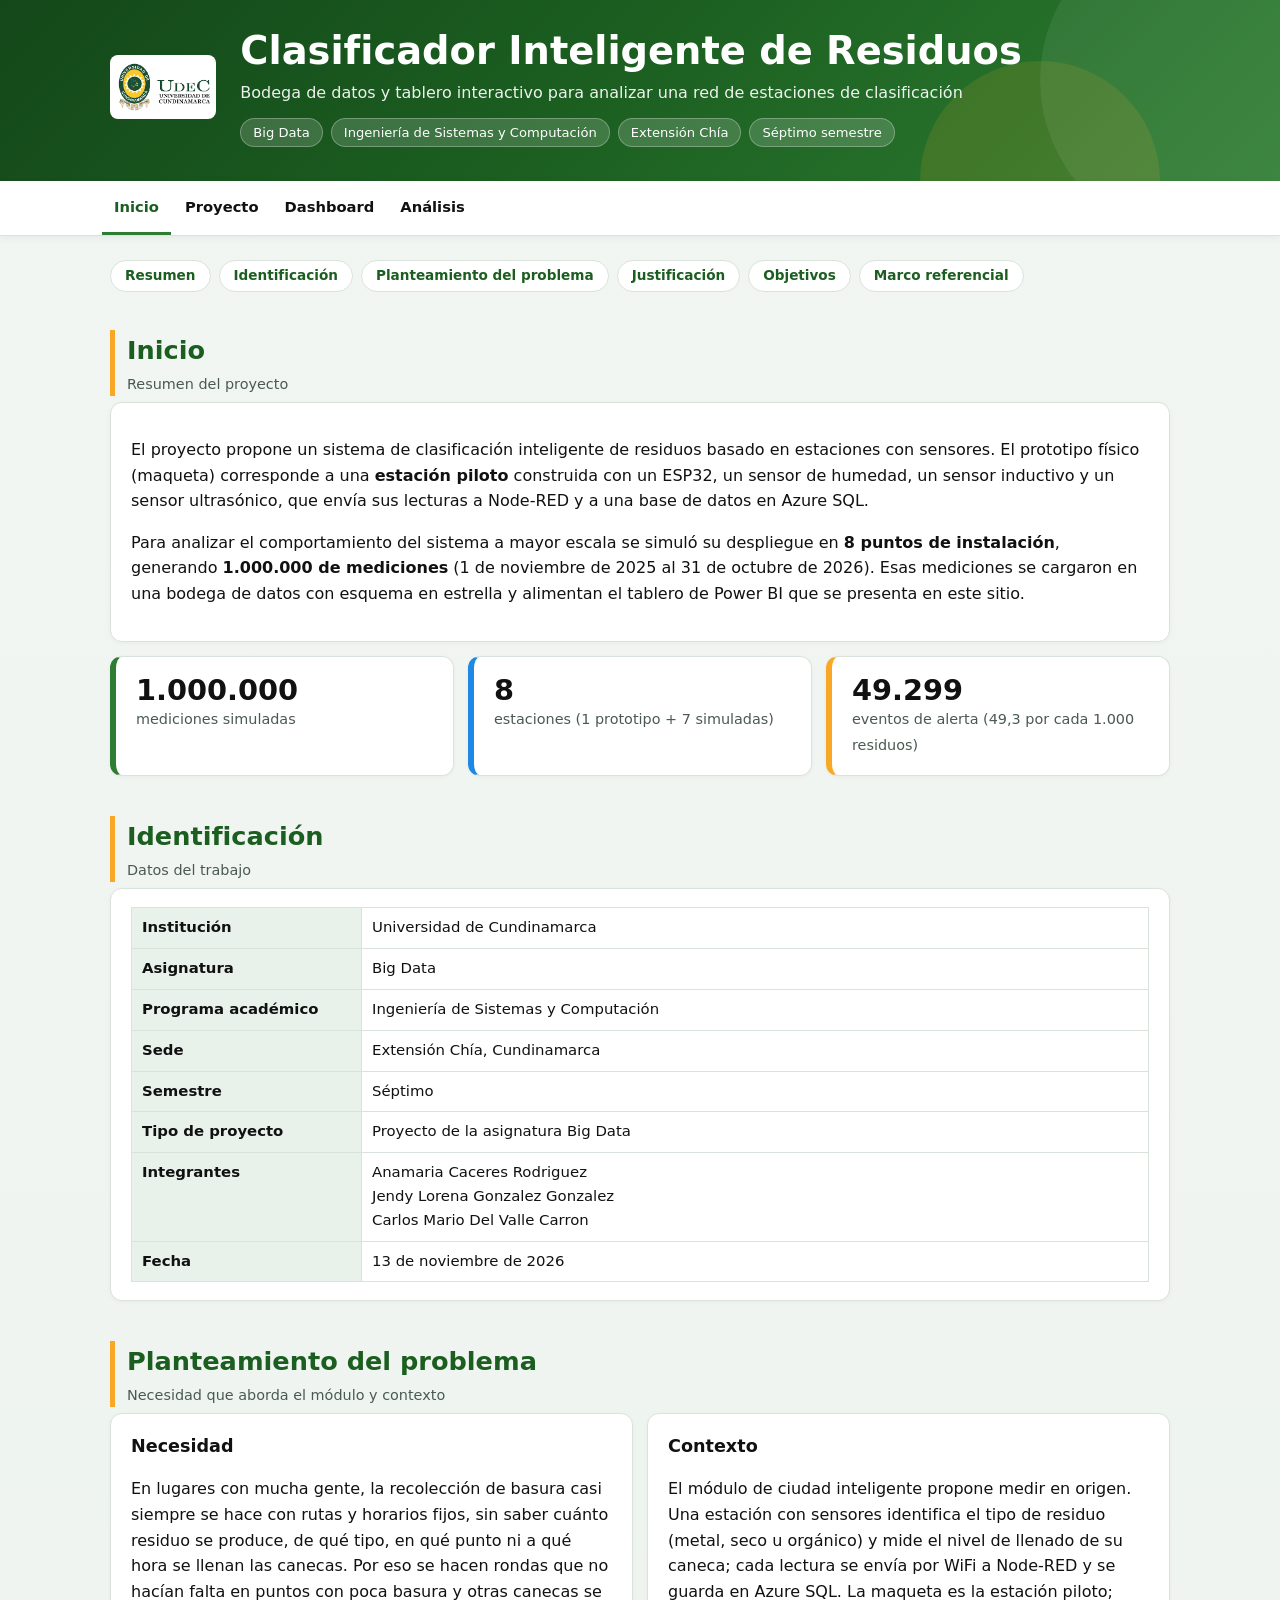
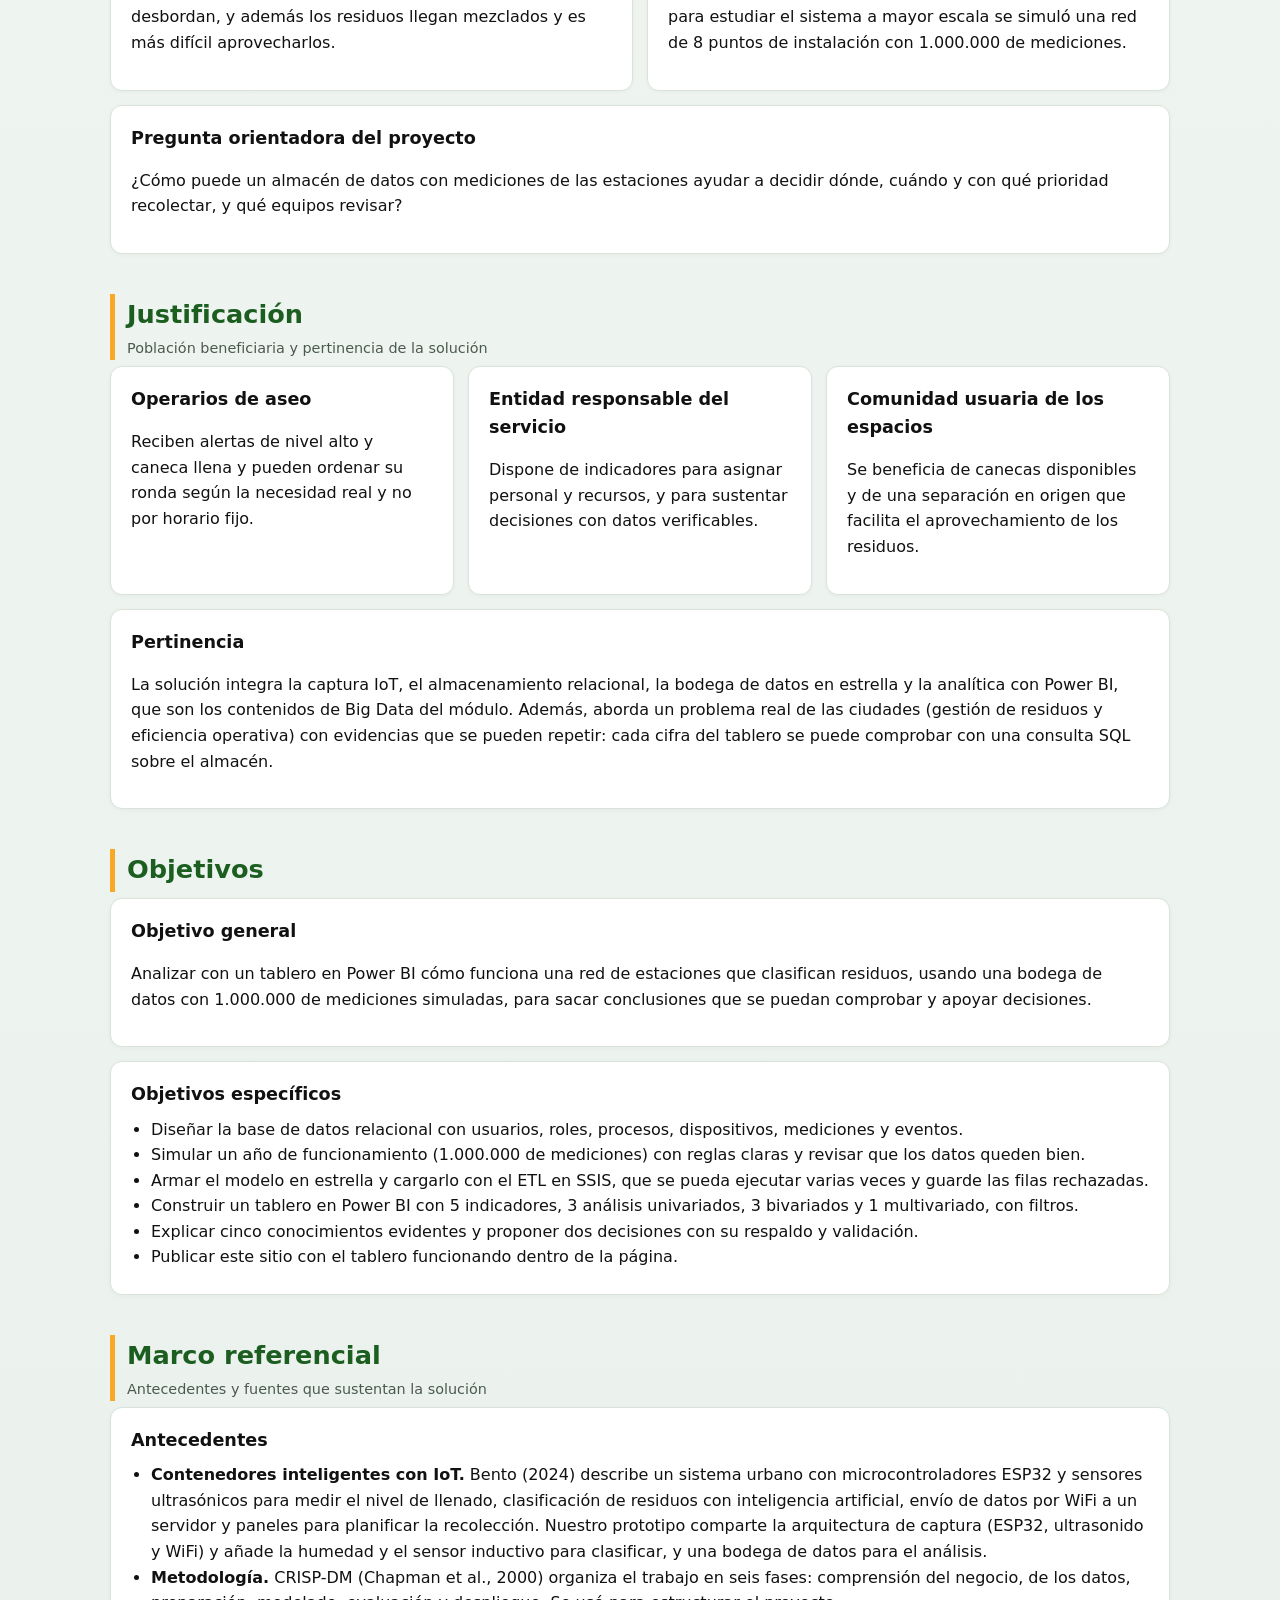
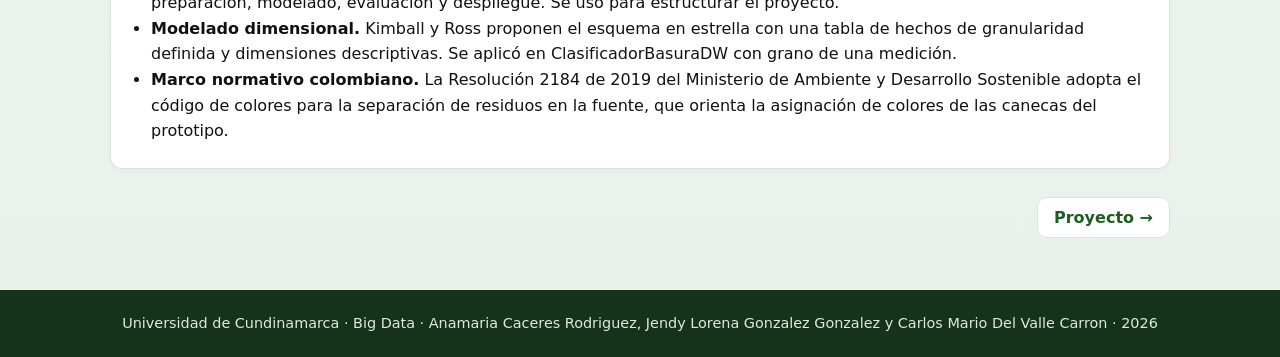
<file: index.html>
<!doctype html>
<html lang="es">
<head>
<meta charset="utf-8">
<meta name="viewport" content="width=device-width, initial-scale=1">
<title>Inicio | Clasificador Inteligente de Residuos</title>
<link rel="stylesheet" href="style.css">
</head>
<body>
<header class="top"><div class="hero"><img src="logo_udec.png" alt="Universidad de Cundinamarca"><div><h1>Clasificador Inteligente de Residuos</h1><p>Bodega de datos y tablero interactivo para analizar una red de estaciones de clasificación</p><div class="badges"><span>Big Data</span><span>Ingeniería de Sistemas y Computación</span><span>Extensión Chía</span><span>Séptimo semestre</span></div></div></div></header>
<nav class="menu" aria-label="Menú principal"><ul><li><a href="index.html" class="act">Inicio</a></li><li><a href="proyecto.html">Proyecto</a></li><li><a href="dashboard.html">Dashboard</a></li><li><a href="analisis.html">Análisis</a></li></ul></nav>
<main>
<div class="toc"><a href="#resumen">Resumen</a><a href="#identificacion">Identificación</a><a href="#problema">Planteamiento del problema</a><a href="#justificacion">Justificación</a><a href="#objetivos">Objetivos</a><a href="#marco">Marco referencial</a></div><section id="resumen">
  <h2>Inicio<small>Resumen del proyecto</small></h2>
  <div class="card">
    <p>El proyecto propone un sistema de clasificación inteligente de residuos basado en estaciones con sensores. El prototipo físico (maqueta) corresponde a una <b>estación piloto</b> construida con un ESP32, un sensor de humedad, un sensor inductivo y un sensor ultrasónico, que envía sus lecturas a Node-RED y a una base de datos en Azure SQL.</p>
    <p>Para analizar el comportamiento del sistema a mayor escala se simuló su despliegue en <b>8 puntos de instalación</b>, generando <b>1.000.000 de mediciones</b> (1 de noviembre de 2025 al 31 de octubre de 2026). Esas mediciones se cargaron en una bodega de datos con esquema en estrella y alimentan el tablero de Power BI que se presenta en este sitio.</p>
  </div>
  <div class="grid g3" style="margin-top:14px">
    <div class="card kpi"><b>1.000.000</b><span>mediciones simuladas</span></div>
    <div class="card kpi" style="border-left-color:var(--azul)"><b>8</b><span>estaciones (1 prototipo + 7 simuladas)</span></div>
    <div class="card kpi" style="border-left-color:var(--amar)"><b>49.299</b><span>eventos de alerta (49,3 por cada 1.000 residuos)</span></div>
  </div>
</section><section id="identificacion">
  <h2>Identificación<small>Datos del trabajo</small></h2>
  <div class="card tablewrap">
    <table>
      <tr><th style="width:230px">Institución</th><td>Universidad de Cundinamarca</td></tr>
      <tr><th>Asignatura</th><td>Big Data</td></tr>
      <tr><th>Programa académico</th><td>Ingeniería de Sistemas y Computación</td></tr>
      <tr><th>Sede</th><td>Extensión Chía, Cundinamarca</td></tr>
      <tr><th>Semestre</th><td>Séptimo</td></tr>
      <tr><th>Tipo de proyecto</th><td>Proyecto de la asignatura Big Data</td></tr>
      <tr><th>Integrantes</th><td>Anamaria Caceres Rodriguez<br>Jendy Lorena Gonzalez Gonzalez<br>Carlos Mario Del Valle Carron</td></tr>
      <tr><th>Fecha</th><td>13 de noviembre de 2026</td></tr>
    </table>
  </div>
</section><section id="problema"><h2>Planteamiento del problema<small>Necesidad que aborda el módulo y contexto</small></h2>
<div class="grid g2">
<div class="card"><h3>Necesidad</h3><p>En lugares con mucha gente, la recolección de basura casi siempre se hace con rutas y horarios fijos, sin saber cuánto residuo se produce, de qué tipo, en qué punto ni a qué hora se llenan las canecas. Por eso se hacen rondas que no hacían falta en puntos con poca basura y otras canecas se desbordan, y además los residuos llegan mezclados y es más difícil aprovecharlos.</p></div>
<div class="card"><h3>Contexto</h3><p>El módulo de ciudad inteligente propone medir en origen. Una estación con sensores identifica el tipo de residuo (metal, seco u orgánico) y mide el nivel de llenado de su caneca; cada lectura se envía por WiFi a Node-RED y se guarda en Azure SQL. La maqueta es la estación piloto; para estudiar el sistema a mayor escala se simuló una red de 8 puntos de instalación con 1.000.000 de mediciones.</p></div>
</div>
<div class="card" style="margin-top:14px"><h3>Pregunta orientadora del proyecto</h3><p>¿Cómo puede un almacén de datos con mediciones de las estaciones ayudar a decidir dónde, cuándo y con qué prioridad recolectar, y qué equipos revisar?</p></div></section><section id="justificacion"><h2>Justificación<small>Población beneficiaria y pertinencia de la solución</small></h2>
<div class="grid g3">
<div class="card"><h3>Operarios de aseo</h3><p>Reciben alertas de nivel alto y caneca llena y pueden ordenar su ronda según la necesidad real y no por horario fijo.</p></div>
<div class="card"><h3>Entidad responsable del servicio</h3><p>Dispone de indicadores para asignar personal y recursos, y para sustentar decisiones con datos verificables.</p></div>
<div class="card"><h3>Comunidad usuaria de los espacios</h3><p>Se beneficia de canecas disponibles y de una separación en origen que facilita el aprovechamiento de los residuos.</p></div>
</div>
<div class="card" style="margin-top:14px"><h3>Pertinencia</h3><p>La solución integra la captura IoT, el almacenamiento relacional, la bodega de datos en estrella y la analítica con Power BI, que son los contenidos de Big Data del módulo. Además, aborda un problema real de las ciudades (gestión de residuos y eficiencia operativa) con evidencias que se pueden repetir: cada cifra del tablero se puede comprobar con una consulta SQL sobre el almacén.</p></div></section><section id="objetivos"><h2>Objetivos<small></small></h2>
<div class="card"><h3>Objetivo general</h3><p>Analizar con un tablero en Power BI cómo funciona una red de estaciones que clasifican residuos, usando una bodega de datos con 1.000.000 de mediciones simuladas, para sacar conclusiones que se puedan comprobar y apoyar decisiones.</p></div>
<div class="card" style="margin-top:14px"><h3>Objetivos específicos</h3><ul><li>Diseñar la base de datos relacional con usuarios, roles, procesos, dispositivos, mediciones y eventos.</li><li>Simular un año de funcionamiento (1.000.000 de mediciones) con reglas claras y revisar que los datos queden bien.</li><li>Armar el modelo en estrella y cargarlo con el ETL en SSIS, que se pueda ejecutar varias veces y guarde las filas rechazadas.</li><li>Construir un tablero en Power BI con 5 indicadores, 3 análisis univariados, 3 bivariados y 1 multivariado, con filtros.</li><li>Explicar cinco conocimientos evidentes y proponer dos decisiones con su respaldo y validación.</li><li>Publicar este sitio con el tablero funcionando dentro de la página.</li></ul></div></section><section id="marco"><h2>Marco referencial<small>Antecedentes y fuentes que sustentan la solución</small></h2>
<div class="card"><h3>Antecedentes</h3><ul><li><b>Contenedores inteligentes con IoT.</b> Bento (2024) describe un sistema urbano con microcontroladores ESP32 y sensores ultrasónicos para medir el nivel de llenado, clasificación de residuos con inteligencia artificial, envío de datos por WiFi a un servidor y paneles para planificar la recolección. Nuestro prototipo comparte la arquitectura de captura (ESP32, ultrasonido y WiFi) y añade la humedad y el sensor inductivo para clasificar, y una bodega de datos para el análisis.</li><li><b>Metodología.</b> CRISP-DM (Chapman et al., 2000) organiza el trabajo en seis fases: comprensión del negocio, de los datos, preparación, modelado, evaluación y despliegue. Se usó para estructurar el proyecto.</li><li><b>Modelado dimensional.</b> Kimball y Ross proponen el esquema en estrella con una tabla de hechos de granularidad definida y dimensiones descriptivas. Se aplicó en ClasificadorBasuraDW con grano de una medición.</li><li><b>Marco normativo colombiano.</b> La Resolución 2184 de 2019 del Ministerio de Ambiente y Desarrollo Sostenible adopta el código de colores para la separación de residuos en la fuente, que orienta la asignación de colores de las canecas del prototipo.</li></ul></div></section>
<div class="pager"><span></span><span><a href="proyecto.html">Proyecto →</a></span></div>
</main>
<footer>Universidad de Cundinamarca · Big Data · Anamaria Caceres Rodriguez, Jendy Lorena Gonzalez Gonzalez y Carlos Mario Del Valle Carron · 2026</footer>
</body>
</html>
</file>
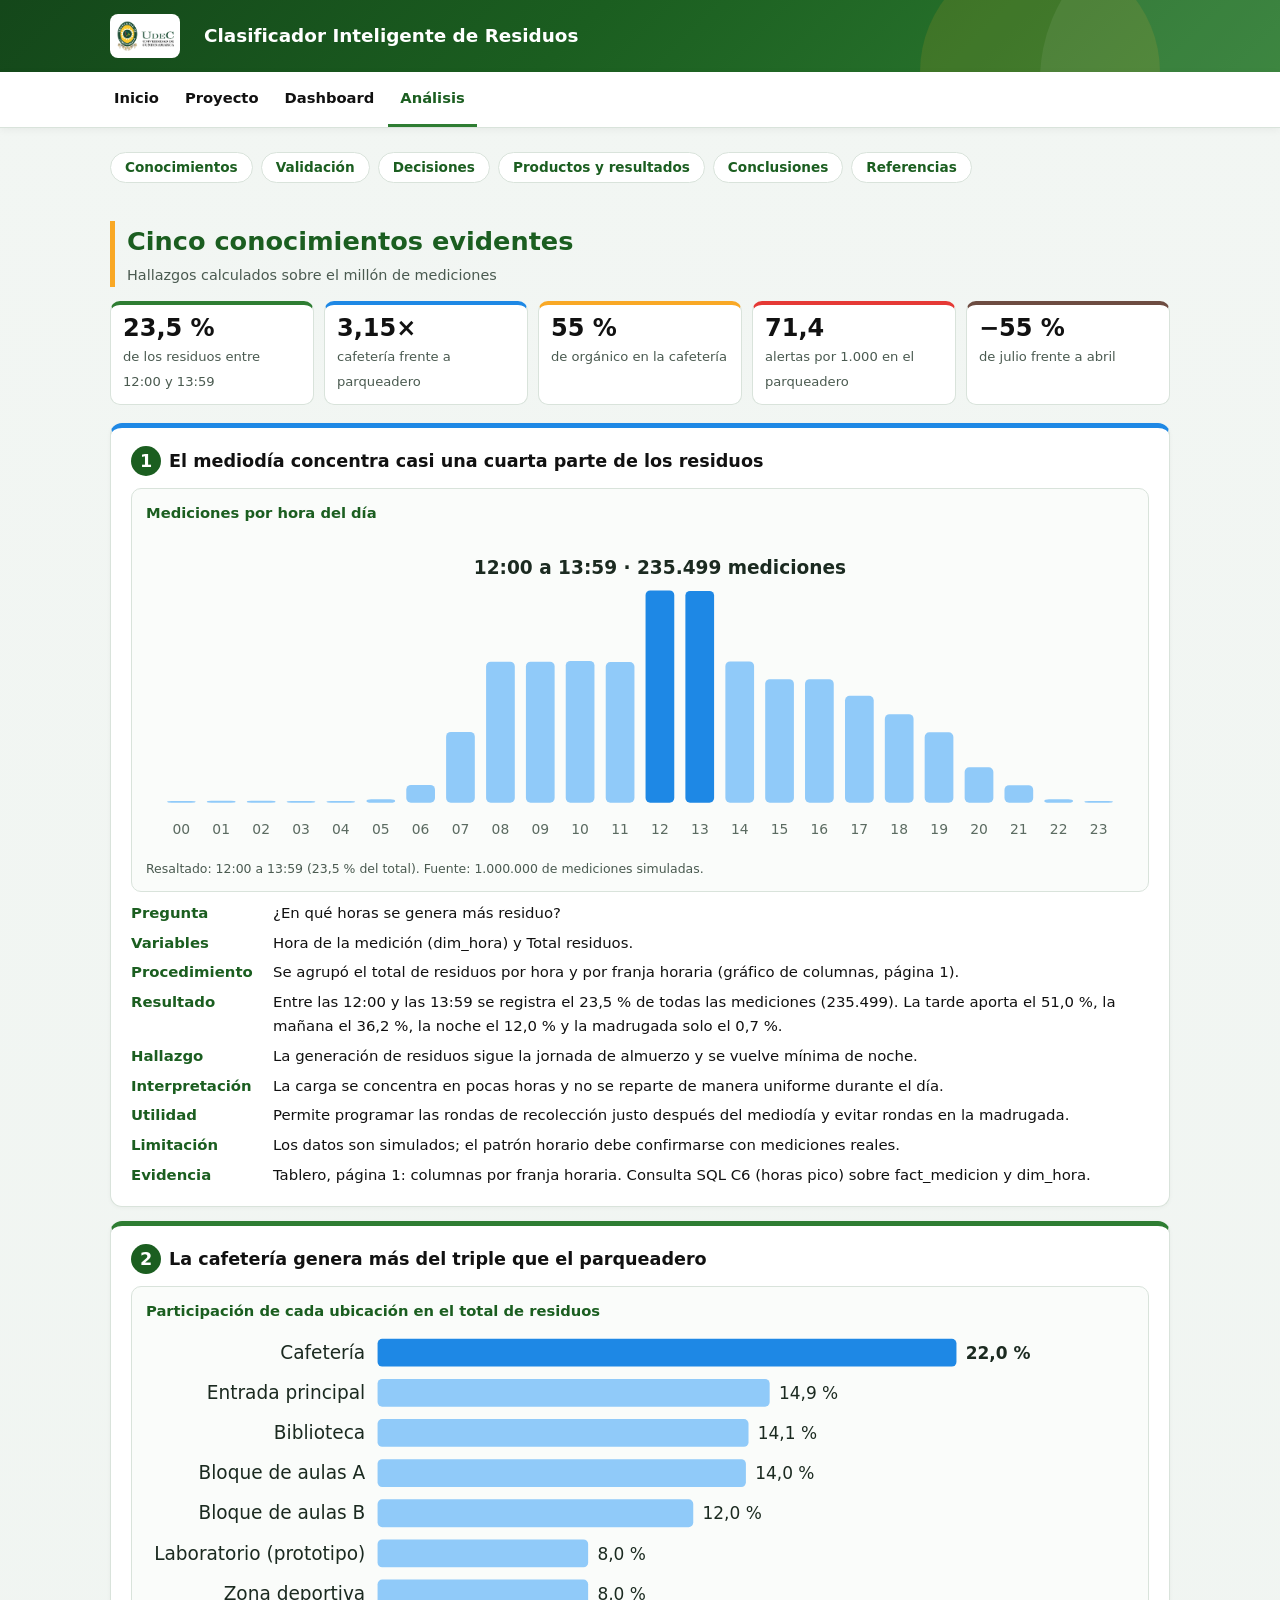
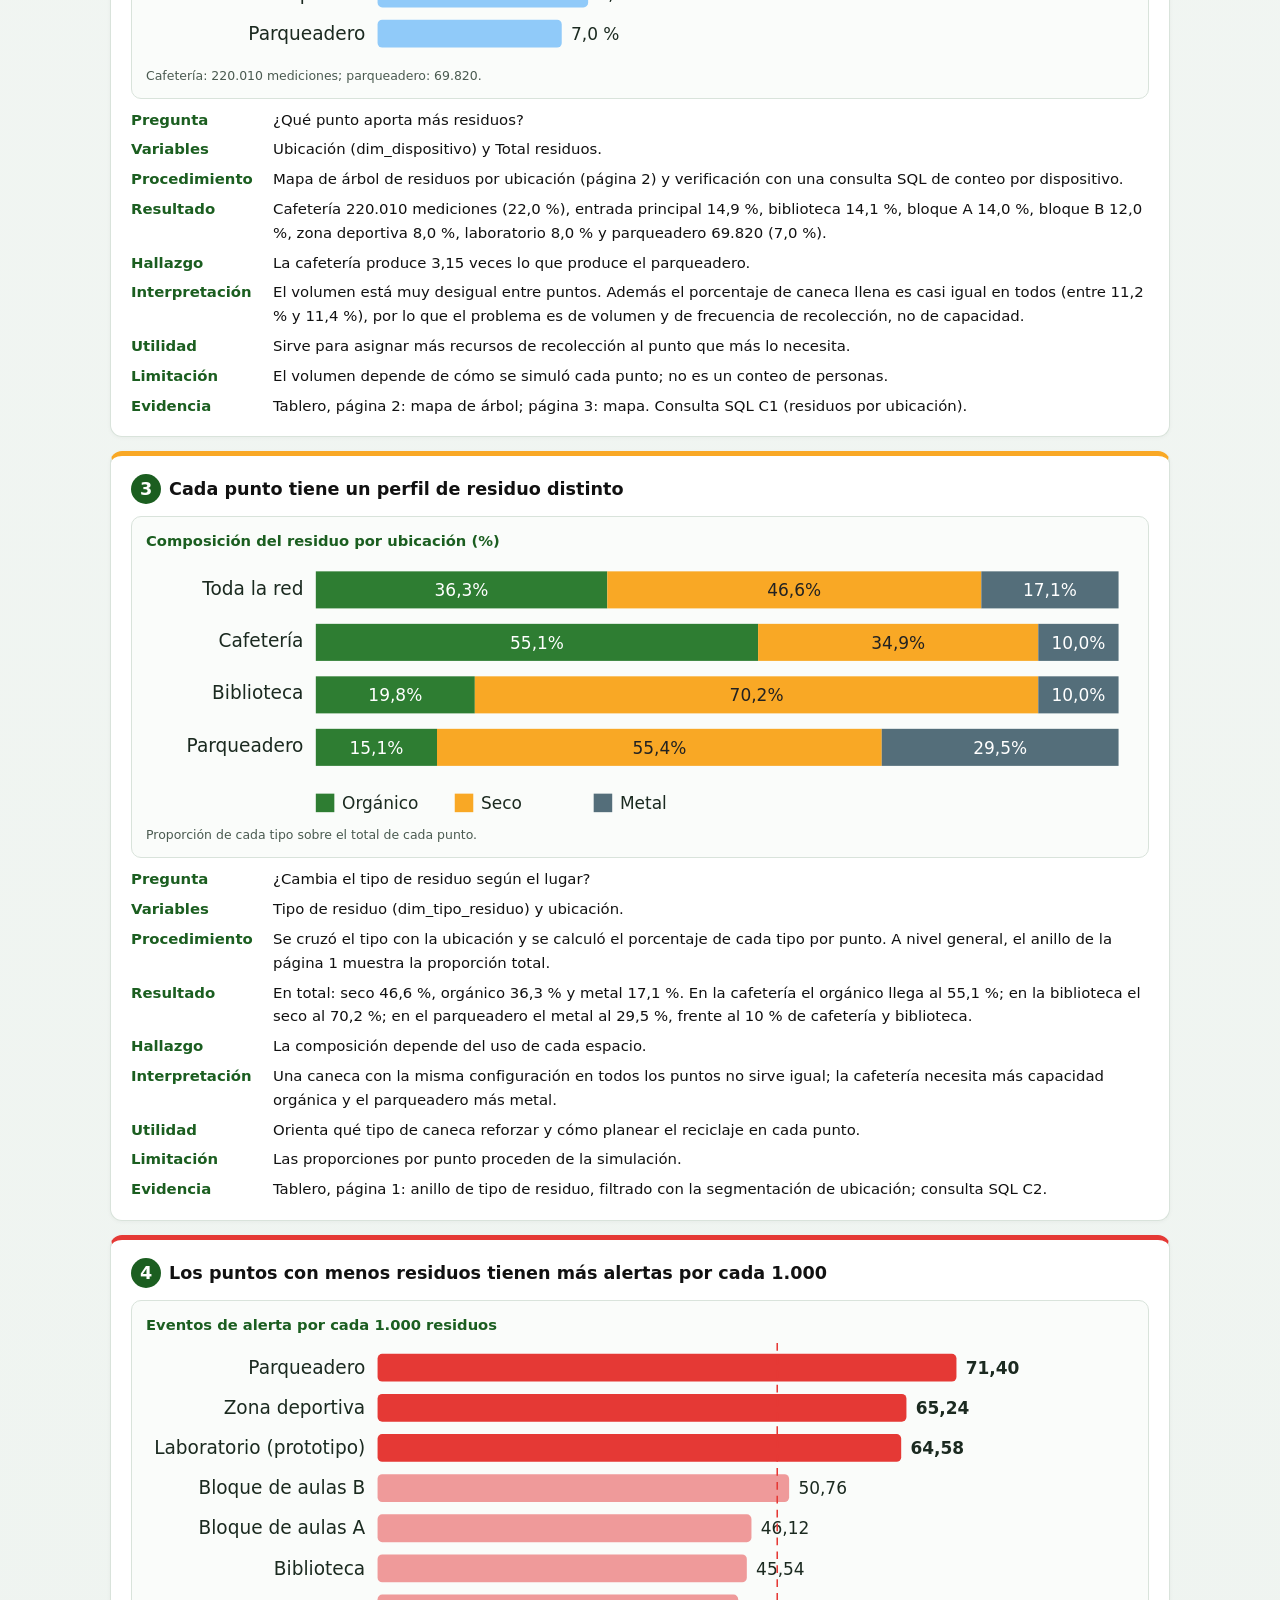
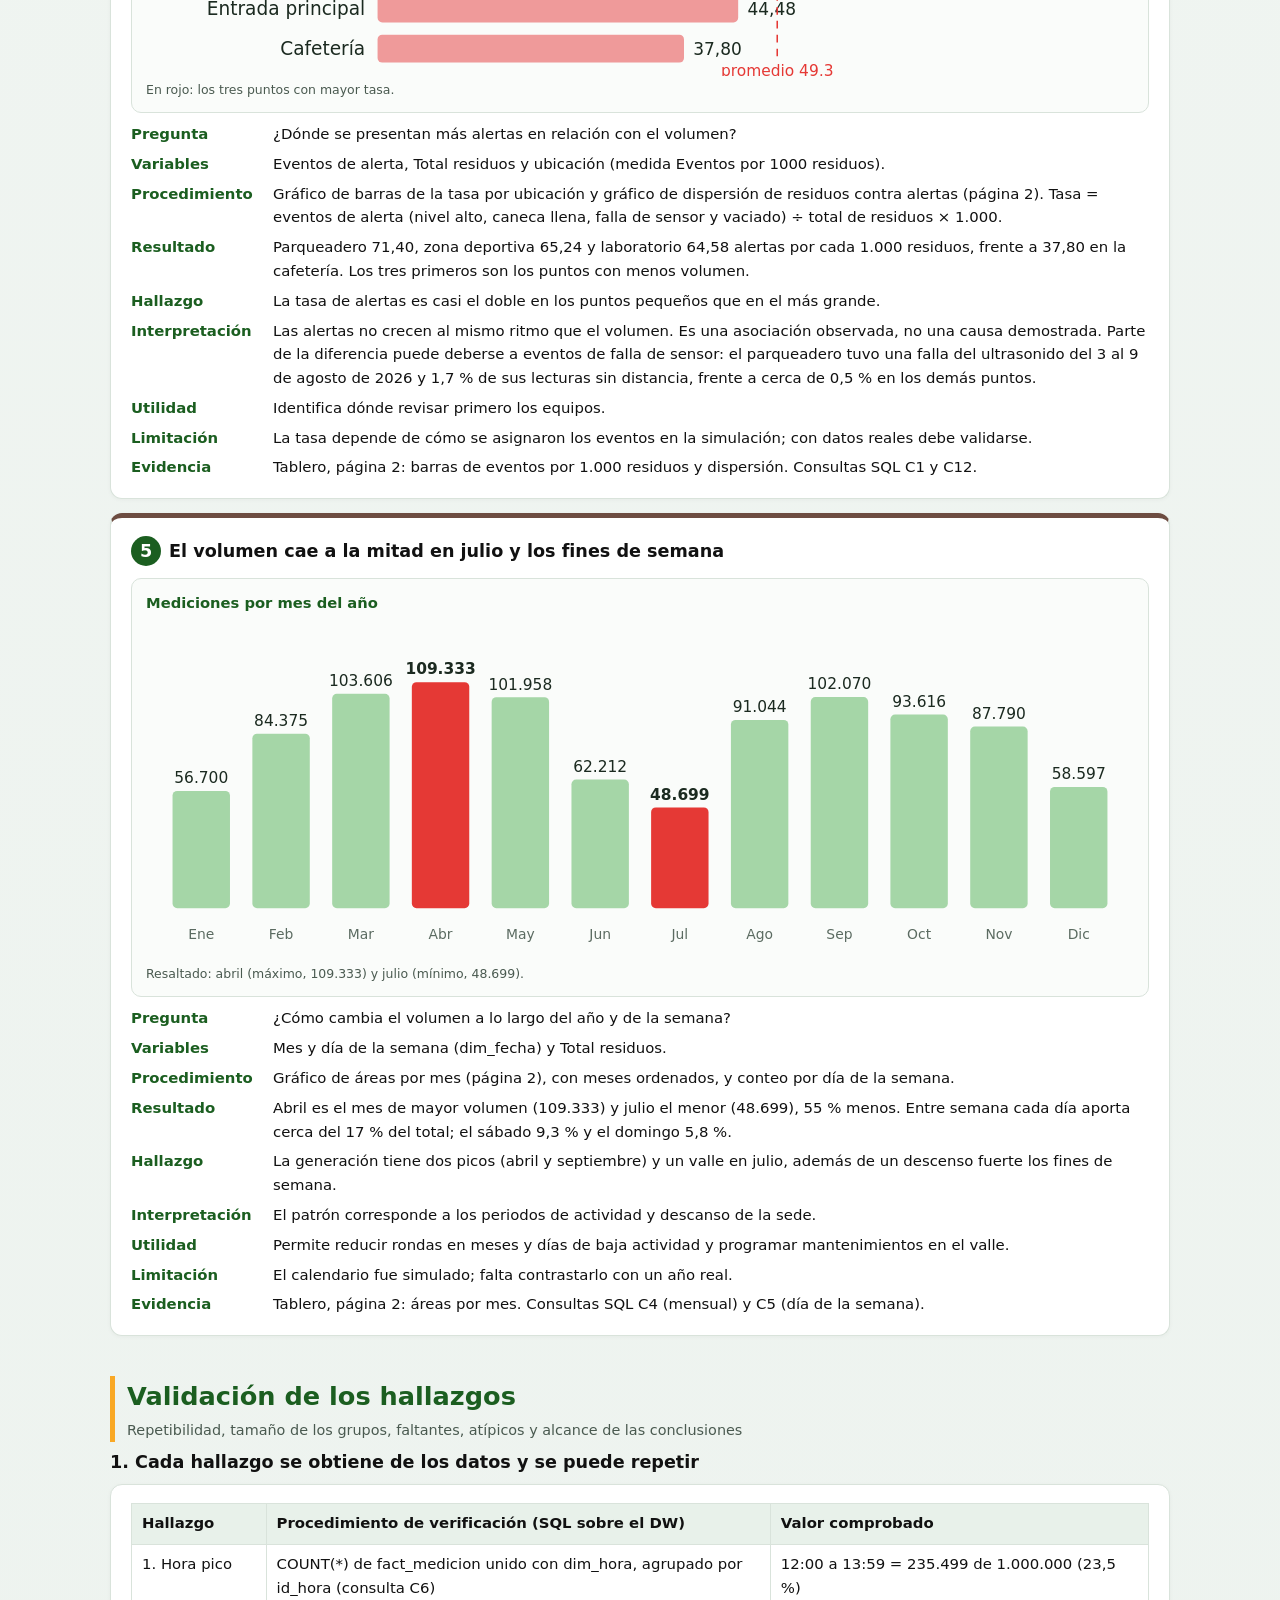
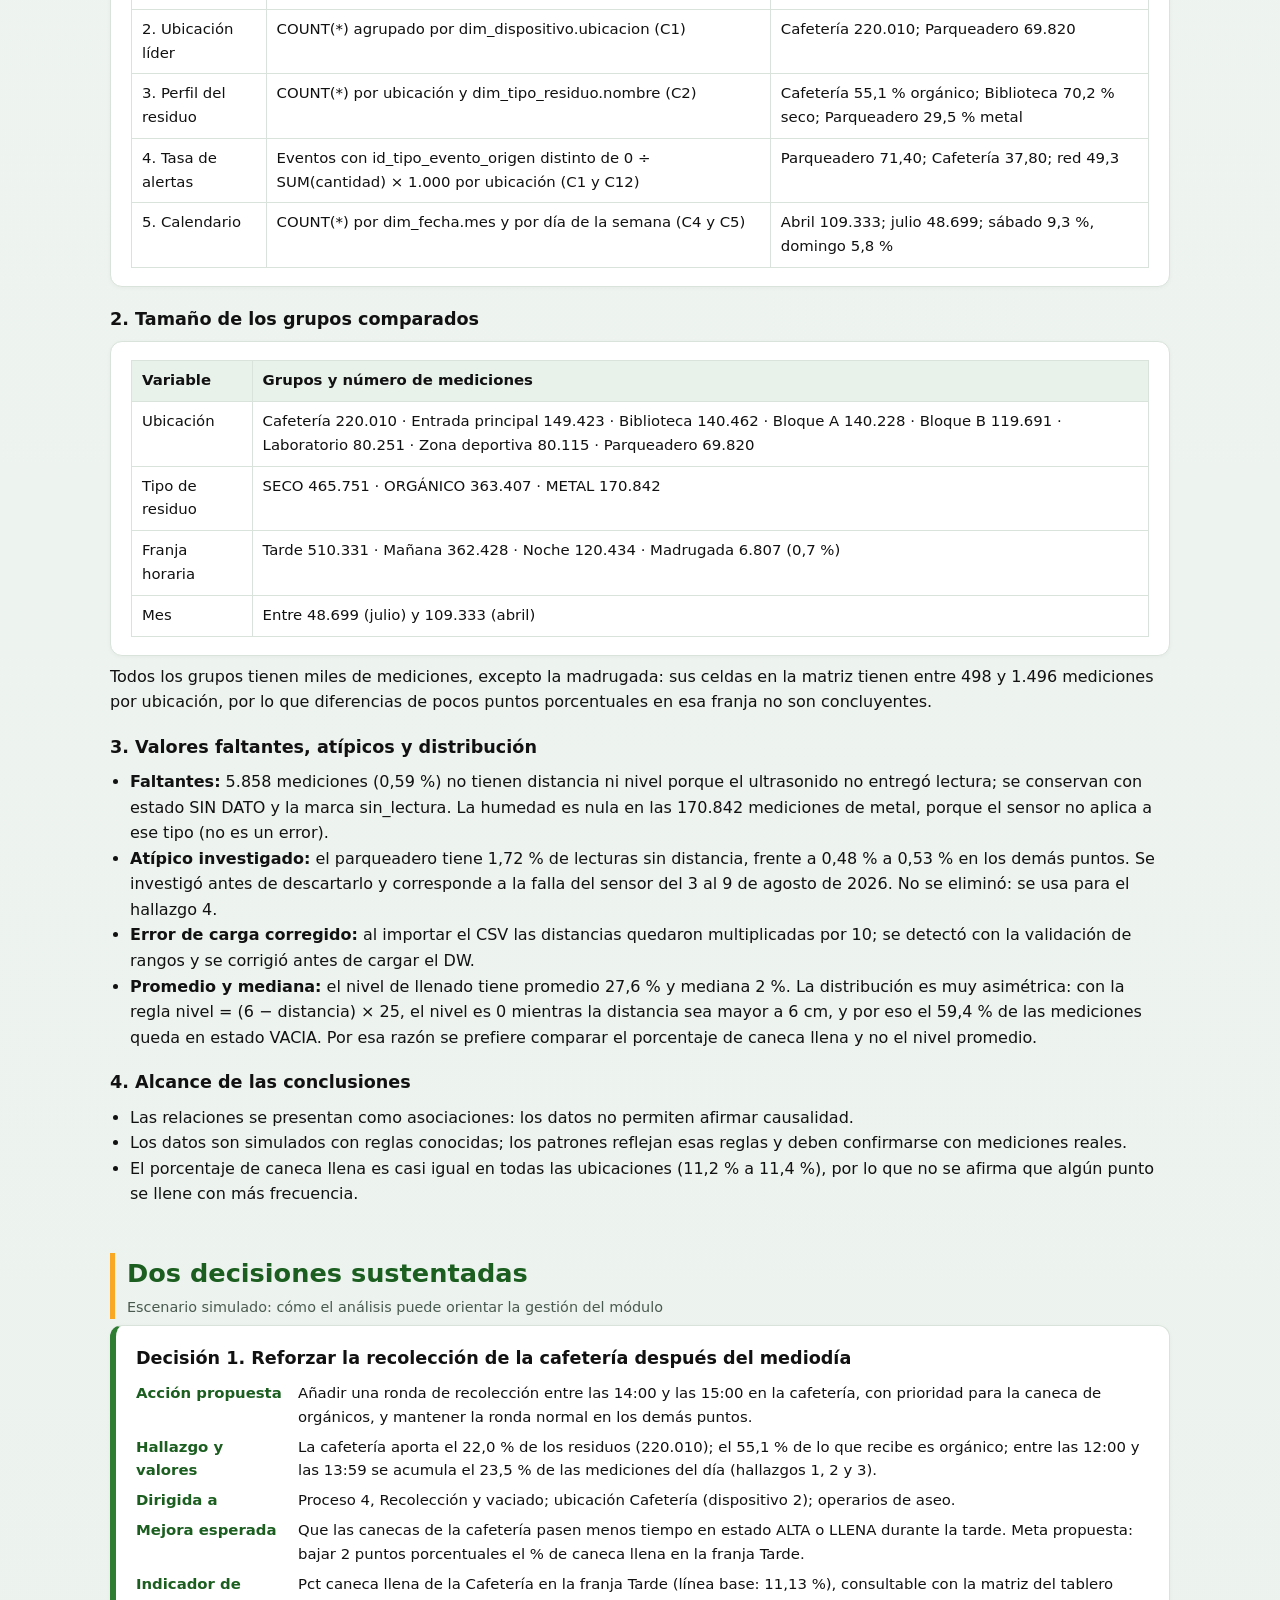
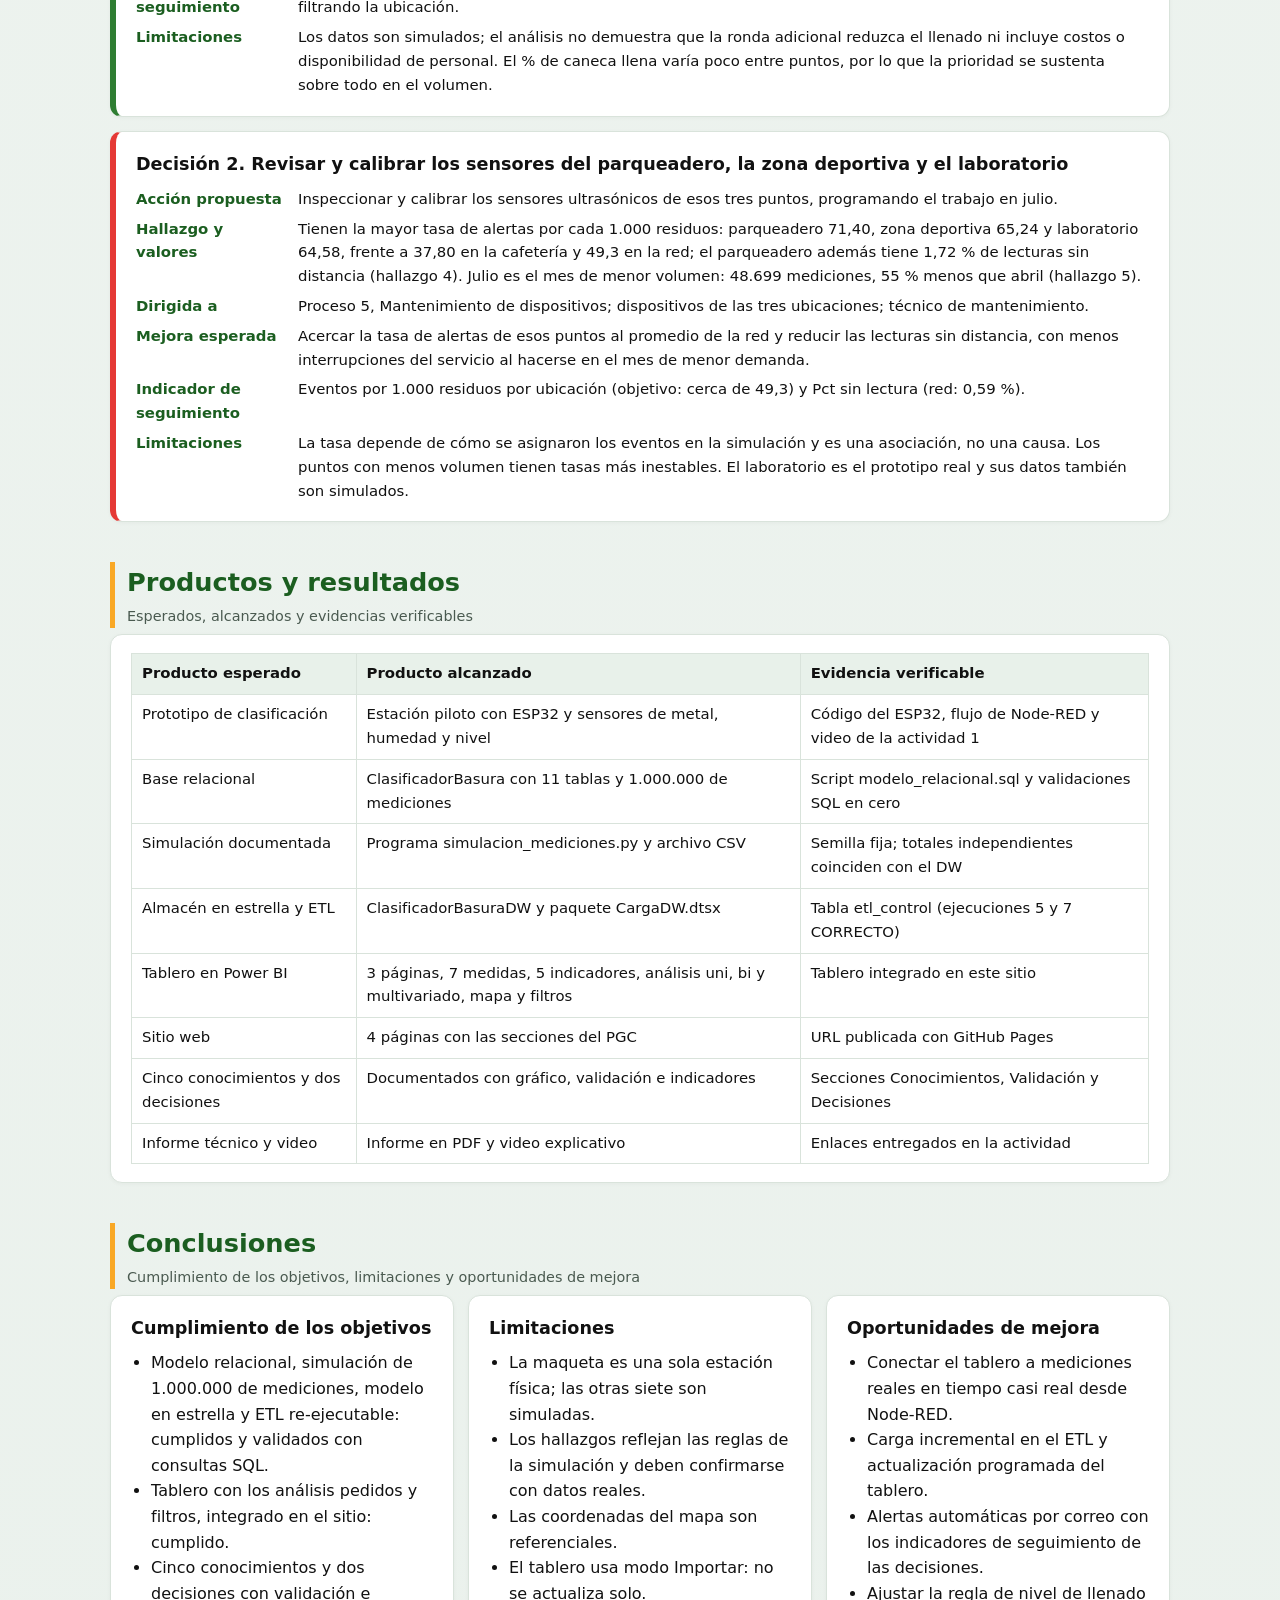
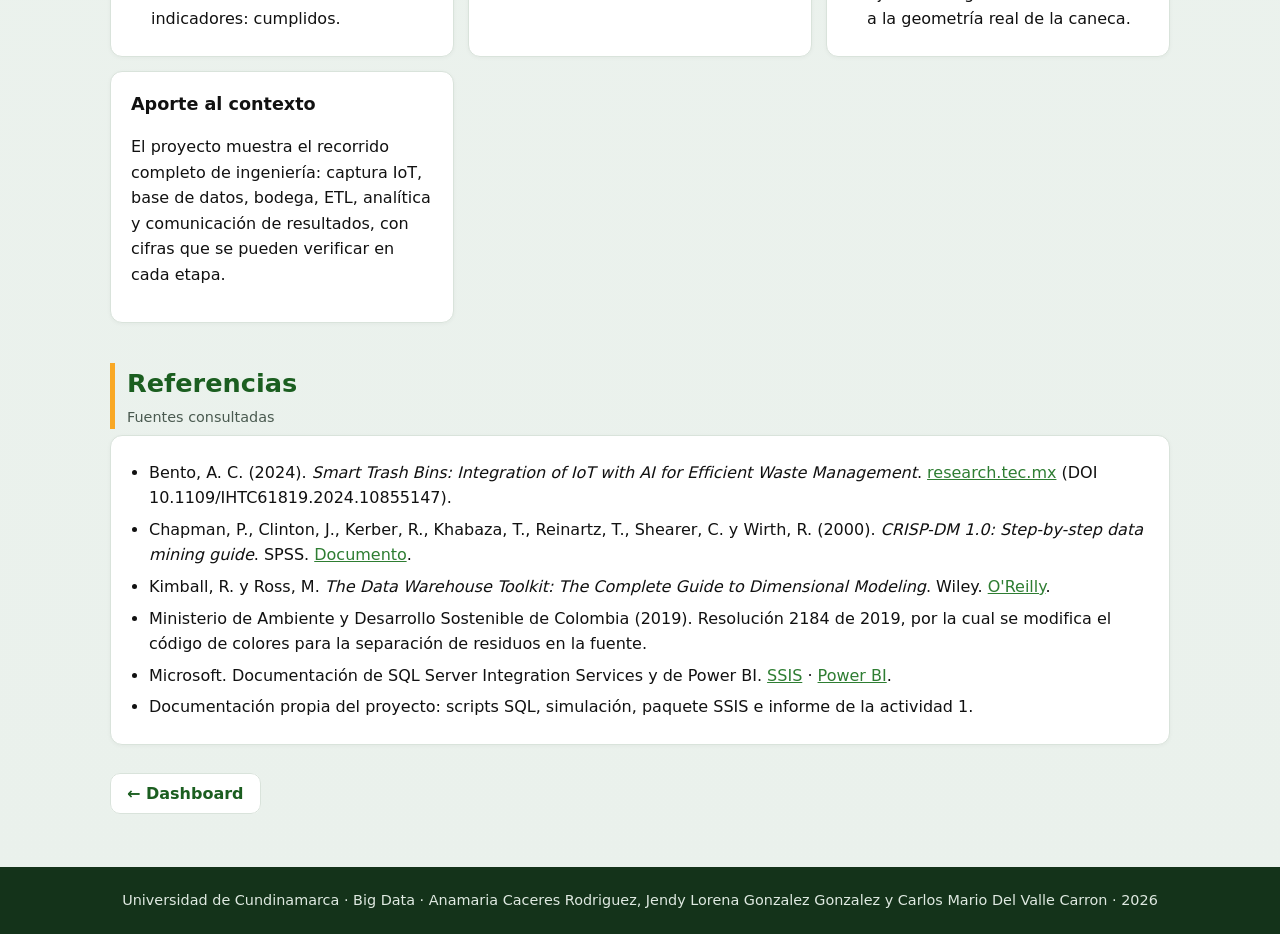
<file: analisis.html>
<!doctype html>
<html lang="es">
<head>
<meta charset="utf-8">
<meta name="viewport" content="width=device-width, initial-scale=1">
<title>Análisis | Clasificador Inteligente de Residuos</title>
<link rel="stylesheet" href="style.css">
</head>
<body>
<header class="top mini"><div class="hero"><img src="logo_udec.png" alt="Universidad de Cundinamarca"><div><h1>Clasificador Inteligente de Residuos</h1></div></div></header>
<nav class="menu" aria-label="Menú principal"><ul><li><a href="index.html">Inicio</a></li><li><a href="proyecto.html">Proyecto</a></li><li><a href="dashboard.html">Dashboard</a></li><li><a href="analisis.html" class="act">Análisis</a></li></ul></nav>
<main>
<div class="toc"><a href="#conocimientos">Conocimientos</a><a href="#validacion">Validación</a><a href="#decisiones">Decisiones</a><a href="#productos">Productos y resultados</a><a href="#conclusiones">Conclusiones</a><a href="#referencias">Referencias</a></div><section id="conocimientos">
  <h2>Cinco conocimientos evidentes<small>Hallazgos calculados sobre el millón de mediciones</small></h2><div class="strip">
<a href="#c1"><b>23,5 %</b><span>de los residuos entre 12:00 y 13:59</span></a>
<a href="#c2"><b>3,15×</b><span>cafetería frente a parqueadero</span></a>
<a href="#c3"><b>55 %</b><span>de orgánico en la cafetería</span></a>
<a href="#c4"><b>71,4</b><span>alertas por 1.000 en el parqueadero</span></a>
<a href="#c5"><b>−55 %</b><span>de julio frente a abril</span></a>
</div>
  <div class="grid">

    <article class="card hallazgo">
      <h3><span class="num" id="c1">1</span>El mediodía concentra casi una cuarta parte de los residuos</h3>
      <figure class="chart"><figcaption>Mediciones por hora del día</figcaption><svg viewBox="0 0 640 210" role="img" style="width:100%;height:auto;display:block"><rect x="13.6" y="174.9" width="18.6" height="1.1" rx="3" fill="#90CAF9"/><text x="22.9" y="196" font-size="9" text-anchor="middle" fill="#5b6b61">00</text><rect x="39.4" y="174.8" width="18.6" height="1.2" rx="3" fill="#90CAF9"/><text x="48.7" y="196" font-size="9" text-anchor="middle" fill="#5b6b61">01</text><rect x="65.3" y="174.8" width="18.6" height="1.2" rx="3" fill="#90CAF9"/><text x="74.6" y="196" font-size="9" text-anchor="middle" fill="#5b6b61">02</text><rect x="91.1" y="174.9" width="18.6" height="1.1" rx="3" fill="#90CAF9"/><text x="100.4" y="196" font-size="9" text-anchor="middle" fill="#5b6b61">03</text><rect x="116.9" y="174.9" width="18.6" height="1.1" rx="3" fill="#90CAF9"/><text x="126.2" y="196" font-size="9" text-anchor="middle" fill="#5b6b61">04</text><rect x="142.8" y="173.7" width="18.6" height="2.3" rx="3" fill="#90CAF9"/><text x="152.1" y="196" font-size="9" text-anchor="middle" fill="#5b6b61">05</text><rect x="168.6" y="164.5" width="18.6" height="11.5" rx="3" fill="#90CAF9"/><text x="177.9" y="196" font-size="9" text-anchor="middle" fill="#5b6b61">06</text><rect x="194.4" y="130.2" width="18.6" height="45.8" rx="3" fill="#90CAF9"/><text x="203.8" y="196" font-size="9" text-anchor="middle" fill="#5b6b61">07</text><rect x="220.3" y="84.7" width="18.6" height="91.3" rx="3" fill="#90CAF9"/><text x="229.6" y="196" font-size="9" text-anchor="middle" fill="#5b6b61">08</text><rect x="246.1" y="84.7" width="18.6" height="91.3" rx="3" fill="#90CAF9"/><text x="255.4" y="196" font-size="9" text-anchor="middle" fill="#5b6b61">09</text><rect x="271.9" y="84.2" width="18.6" height="91.8" rx="3" fill="#90CAF9"/><text x="281.2" y="196" font-size="9" text-anchor="middle" fill="#5b6b61">10</text><rect x="297.8" y="84.9" width="18.6" height="91.1" rx="3" fill="#90CAF9"/><text x="307.1" y="196" font-size="9" text-anchor="middle" fill="#5b6b61">11</text><rect x="323.6" y="38.5" width="18.6" height="137.5" rx="3" fill="#1E88E5"/><text x="332.9" y="196" font-size="9" text-anchor="middle" fill="#5b6b61">12</text><rect x="349.4" y="38.8" width="18.6" height="137.2" rx="3" fill="#1E88E5"/><text x="358.8" y="196" font-size="9" text-anchor="middle" fill="#5b6b61">13</text><rect x="375.3" y="84.5" width="18.6" height="91.5" rx="3" fill="#90CAF9"/><text x="384.6" y="196" font-size="9" text-anchor="middle" fill="#5b6b61">14</text><rect x="401.1" y="96.0" width="18.6" height="80.0" rx="3" fill="#90CAF9"/><text x="410.4" y="196" font-size="9" text-anchor="middle" fill="#5b6b61">15</text><rect x="426.9" y="96.0" width="18.6" height="80.0" rx="3" fill="#90CAF9"/><text x="436.2" y="196" font-size="9" text-anchor="middle" fill="#5b6b61">16</text><rect x="452.8" y="106.8" width="18.6" height="69.2" rx="3" fill="#90CAF9"/><text x="462.1" y="196" font-size="9" text-anchor="middle" fill="#5b6b61">17</text><rect x="478.6" y="118.7" width="18.6" height="57.3" rx="3" fill="#90CAF9"/><text x="487.9" y="196" font-size="9" text-anchor="middle" fill="#5b6b61">18</text><rect x="504.4" y="130.4" width="18.6" height="45.6" rx="3" fill="#90CAF9"/><text x="513.8" y="196" font-size="9" text-anchor="middle" fill="#5b6b61">19</text><rect x="530.3" y="153.1" width="18.6" height="22.9" rx="3" fill="#90CAF9"/><text x="539.6" y="196" font-size="9" text-anchor="middle" fill="#5b6b61">20</text><rect x="556.1" y="164.7" width="18.6" height="11.3" rx="3" fill="#90CAF9"/><text x="565.4" y="196" font-size="9" text-anchor="middle" fill="#5b6b61">21</text><rect x="581.9" y="173.7" width="18.6" height="2.3" rx="3" fill="#90CAF9"/><text x="591.2" y="196" font-size="9" text-anchor="middle" fill="#5b6b61">22</text><rect x="607.8" y="174.9" width="18.6" height="1.1" rx="3" fill="#90CAF9"/><text x="617.1" y="196" font-size="9" text-anchor="middle" fill="#5b6b61">23</text><text x="332.9" y="28" font-size="12" text-anchor="middle" fill="#1b2a20" font-weight="700">12:00 a 13:59 · 235.499 mediciones</text></svg><p class="src">Resaltado: 12:00 a 13:59 (23,5 % del total). Fuente: 1.000.000 de mediciones simuladas.</p></figure><dl>
        <dt>Pregunta</dt><dd>¿En qué horas se genera más residuo?</dd>
        <dt>Variables</dt><dd>Hora de la medición (dim_hora) y Total residuos.</dd>
        <dt>Procedimiento</dt><dd>Se agrupó el total de residuos por hora y por franja horaria (gráfico de columnas, página 1).</dd>
        <dt>Resultado</dt><dd>Entre las 12:00 y las 13:59 se registra el 23,5 % de todas las mediciones (235.499). La tarde aporta el 51,0 %, la mañana el 36,2 %, la noche el 12,0 % y la madrugada solo el 0,7 %.</dd>
        <dt>Hallazgo</dt><dd>La generación de residuos sigue la jornada de almuerzo y se vuelve mínima de noche.</dd>
        <dt>Interpretación</dt><dd>La carga se concentra en pocas horas y no se reparte de manera uniforme durante el día.</dd>
        <dt>Utilidad</dt><dd>Permite programar las rondas de recolección justo después del mediodía y evitar rondas en la madrugada.</dd>
        <dt>Limitación</dt><dd>Los datos son simulados; el patrón horario debe confirmarse con mediciones reales.</dd>
      <dt>Evidencia</dt><dd>Tablero, página 1: columnas por franja horaria. Consulta SQL C6 (horas pico) sobre fact_medicion y dim_hora.</dd></dl>
    </article>

    <article class="card hallazgo">
      <h3><span class="num" id="c2">2</span>La cafetería genera más del triple que el parqueadero</h3>
      <figure class="chart"><figcaption>Participación de cada ubicación en el total de residuos</figcaption><svg viewBox="0 0 640 216" role="img" style="width:100%;height:auto;display:block"><text x="142" y="20" font-size="12" text-anchor="end" fill="#1b2a20">Cafetería</text><rect x="150" y="7" width="375.0" height="18" rx="3" fill="#1E88E5"/><text x="531.0" y="20" font-size="11" fill="#1b2a20" font-weight="700">22,0 %</text><text x="142" y="46" font-size="12" text-anchor="end" fill="#1b2a20">Entrada principal</text><rect x="150" y="33" width="254.0" height="18" rx="3" fill="#90CAF9"/><text x="410.0" y="46" font-size="11" fill="#1b2a20" font-weight="400">14,9 %</text><text x="142" y="72" font-size="12" text-anchor="end" fill="#1b2a20">Biblioteca</text><rect x="150" y="59" width="240.3" height="18" rx="3" fill="#90CAF9"/><text x="396.3" y="72" font-size="11" fill="#1b2a20" font-weight="400">14,1 %</text><text x="142" y="98" font-size="12" text-anchor="end" fill="#1b2a20">Bloque de aulas A</text><rect x="150" y="85" width="238.6" height="18" rx="3" fill="#90CAF9"/><text x="394.6" y="98" font-size="11" fill="#1b2a20" font-weight="400">14,0 %</text><text x="142" y="124" font-size="12" text-anchor="end" fill="#1b2a20">Bloque de aulas B</text><rect x="150" y="111" width="204.5" height="18" rx="3" fill="#90CAF9"/><text x="360.5" y="124" font-size="11" fill="#1b2a20" font-weight="400">12,0 %</text><text x="142" y="150" font-size="12" text-anchor="end" fill="#1b2a20">Laboratorio (prototipo)</text><rect x="150" y="137" width="136.4" height="18" rx="3" fill="#90CAF9"/><text x="292.4" y="150" font-size="11" fill="#1b2a20" font-weight="400">8,0 %</text><text x="142" y="176" font-size="12" text-anchor="end" fill="#1b2a20">Zona deportiva</text><rect x="150" y="163" width="136.4" height="18" rx="3" fill="#90CAF9"/><text x="292.4" y="176" font-size="11" fill="#1b2a20" font-weight="400">8,0 %</text><text x="142" y="202" font-size="12" text-anchor="end" fill="#1b2a20">Parqueadero</text><rect x="150" y="189" width="119.3" height="18" rx="3" fill="#90CAF9"/><text x="275.3" y="202" font-size="11" fill="#1b2a20" font-weight="400">7,0 %</text></svg><p class="src">Cafetería: 220.010 mediciones; parqueadero: 69.820.</p></figure><dl>
        <dt>Pregunta</dt><dd>¿Qué punto aporta más residuos?</dd>
        <dt>Variables</dt><dd>Ubicación (dim_dispositivo) y Total residuos.</dd>
        <dt>Procedimiento</dt><dd>Mapa de árbol de residuos por ubicación (página 2) y verificación con una consulta SQL de conteo por dispositivo.</dd>
        <dt>Resultado</dt><dd>Cafetería 220.010 mediciones (22,0 %), entrada principal 14,9 %, biblioteca 14,1 %, bloque A 14,0 %, bloque B 12,0 %, zona deportiva 8,0 %, laboratorio 8,0 % y parqueadero 69.820 (7,0 %).</dd>
        <dt>Hallazgo</dt><dd>La cafetería produce 3,15 veces lo que produce el parqueadero.</dd>
        <dt>Interpretación</dt><dd>El volumen está muy desigual entre puntos. Además el porcentaje de caneca llena es casi igual en todos (entre 11,2 % y 11,4 %), por lo que el problema es de volumen y de frecuencia de recolección, no de capacidad.</dd>
        <dt>Utilidad</dt><dd>Sirve para asignar más recursos de recolección al punto que más lo necesita.</dd>
        <dt>Limitación</dt><dd>El volumen depende de cómo se simuló cada punto; no es un conteo de personas.</dd>
      <dt>Evidencia</dt><dd>Tablero, página 2: mapa de árbol; página 3: mapa. Consulta SQL C1 (residuos por ubicación).</dd></dl>
    </article>

    <article class="card hallazgo">
      <h3><span class="num" id="c3">3</span>Cada punto tiene un perfil de residuo distinto</h3>
      <figure class="chart"><figcaption>Composición del residuo por ubicación (%)</figcaption><svg viewBox="0 0 640 170" role="img" style="width:100%;height:auto;display:block"><text x="102" y="23" font-size="12" text-anchor="end" fill="#1b2a20">Toda la red</text><rect x="110.0" y="8" width="188.8" height="24" fill="#2E7D32"/><text x="204.4" y="24" font-size="11" text-anchor="middle" fill="#fff">36,3%</text><rect x="298.8" y="8" width="242.3" height="24" fill="#F9A825"/><text x="419.9" y="24" font-size="11" text-anchor="middle" fill="#222">46,6%</text><rect x="541.1" y="8" width="88.9" height="24" fill="#546E7A"/><text x="585.5" y="24" font-size="11" text-anchor="middle" fill="#fff">17,1%</text><text x="102" y="57" font-size="12" text-anchor="end" fill="#1b2a20">Cafetería</text><rect x="110.0" y="42" width="286.5" height="24" fill="#2E7D32"/><text x="253.3" y="58" font-size="11" text-anchor="middle" fill="#fff">55,1%</text><rect x="396.5" y="42" width="181.5" height="24" fill="#F9A825"/><text x="487.3" y="58" font-size="11" text-anchor="middle" fill="#222">34,9%</text><rect x="578.0" y="42" width="52.0" height="24" fill="#546E7A"/><text x="604.0" y="58" font-size="11" text-anchor="middle" fill="#fff">10,0%</text><text x="102" y="91" font-size="12" text-anchor="end" fill="#1b2a20">Biblioteca</text><rect x="110.0" y="76" width="103.0" height="24" fill="#2E7D32"/><text x="161.5" y="92" font-size="11" text-anchor="middle" fill="#fff">19,8%</text><rect x="213.0" y="76" width="365.0" height="24" fill="#F9A825"/><text x="395.5" y="92" font-size="11" text-anchor="middle" fill="#222">70,2%</text><rect x="578.0" y="76" width="52.0" height="24" fill="#546E7A"/><text x="604.0" y="92" font-size="11" text-anchor="middle" fill="#fff">10,0%</text><text x="102" y="125" font-size="12" text-anchor="end" fill="#1b2a20">Parqueadero</text><rect x="110.0" y="110" width="78.5" height="24" fill="#2E7D32"/><text x="149.3" y="126" font-size="11" text-anchor="middle" fill="#fff">15,1%</text><rect x="188.5" y="110" width="288.1" height="24" fill="#F9A825"/><text x="332.6" y="126" font-size="11" text-anchor="middle" fill="#222">55,4%</text><rect x="476.6" y="110" width="153.4" height="24" fill="#546E7A"/><text x="553.3" y="126" font-size="11" text-anchor="middle" fill="#fff">29,5%</text><rect x="110" y="152" width="12" height="12" fill="#2E7D32"/><text x="127" y="162" font-size="11" fill="#1b2a20">Orgánico</text><rect x="200" y="152" width="12" height="12" fill="#F9A825"/><text x="217" y="162" font-size="11" fill="#1b2a20">Seco</text><rect x="290" y="152" width="12" height="12" fill="#546E7A"/><text x="307" y="162" font-size="11" fill="#1b2a20">Metal</text></svg><p class="src">Proporción de cada tipo sobre el total de cada punto.</p></figure><dl>
        <dt>Pregunta</dt><dd>¿Cambia el tipo de residuo según el lugar?</dd>
        <dt>Variables</dt><dd>Tipo de residuo (dim_tipo_residuo) y ubicación.</dd>
        <dt>Procedimiento</dt><dd>Se cruzó el tipo con la ubicación y se calculó el porcentaje de cada tipo por punto. A nivel general, el anillo de la página 1 muestra la proporción total.</dd>
        <dt>Resultado</dt><dd>En total: seco 46,6 %, orgánico 36,3 % y metal 17,1 %. En la cafetería el orgánico llega al 55,1 %; en la biblioteca el seco al 70,2 %; en el parqueadero el metal al 29,5 %, frente al 10 % de cafetería y biblioteca.</dd>
        <dt>Hallazgo</dt><dd>La composición depende del uso de cada espacio.</dd>
        <dt>Interpretación</dt><dd>Una caneca con la misma configuración en todos los puntos no sirve igual; la cafetería necesita más capacidad orgánica y el parqueadero más metal.</dd>
        <dt>Utilidad</dt><dd>Orienta qué tipo de caneca reforzar y cómo planear el reciclaje en cada punto.</dd>
        <dt>Limitación</dt><dd>Las proporciones por punto proceden de la simulación.</dd>
      <dt>Evidencia</dt><dd>Tablero, página 1: anillo de tipo de residuo, filtrado con la segmentación de ubicación; consulta SQL C2.</dd></dl>
    </article>

    <article class="card hallazgo">
      <h3><span class="num" id="c4">4</span>Los puntos con menos residuos tienen más alertas por cada 1.000</h3>
      <figure class="chart"><figcaption>Eventos de alerta por cada 1.000 residuos</figcaption><svg viewBox="0 0 640 216" role="img" style="width:100%;height:auto;display:block"><text x="142" y="20" font-size="12" text-anchor="end" fill="#1b2a20">Parqueadero</text><rect x="150" y="7" width="375.0" height="18" rx="3" fill="#E53935"/><text x="531.0" y="20" font-size="11" fill="#1b2a20" font-weight="700">71,40</text><text x="142" y="46" font-size="12" text-anchor="end" fill="#1b2a20">Zona deportiva</text><rect x="150" y="33" width="342.6" height="18" rx="3" fill="#E53935"/><text x="498.6" y="46" font-size="11" fill="#1b2a20" font-weight="700">65,24</text><text x="142" y="72" font-size="12" text-anchor="end" fill="#1b2a20">Laboratorio (prototipo)</text><rect x="150" y="59" width="339.2" height="18" rx="3" fill="#E53935"/><text x="495.2" y="72" font-size="11" fill="#1b2a20" font-weight="700">64,58</text><text x="142" y="98" font-size="12" text-anchor="end" fill="#1b2a20">Bloque de aulas B</text><rect x="150" y="85" width="266.6" height="18" rx="3" fill="#EF9A9A"/><text x="422.6" y="98" font-size="11" fill="#1b2a20" font-weight="400">50,76</text><text x="142" y="124" font-size="12" text-anchor="end" fill="#1b2a20">Bloque de aulas A</text><rect x="150" y="111" width="242.2" height="18" rx="3" fill="#EF9A9A"/><text x="398.2" y="124" font-size="11" fill="#1b2a20" font-weight="400">46,12</text><text x="142" y="150" font-size="12" text-anchor="end" fill="#1b2a20">Biblioteca</text><rect x="150" y="137" width="239.2" height="18" rx="3" fill="#EF9A9A"/><text x="395.2" y="150" font-size="11" fill="#1b2a20" font-weight="400">45,54</text><text x="142" y="176" font-size="12" text-anchor="end" fill="#1b2a20">Entrada principal</text><rect x="150" y="163" width="233.6" height="18" rx="3" fill="#EF9A9A"/><text x="389.6" y="176" font-size="11" fill="#1b2a20" font-weight="400">44,48</text><text x="142" y="202" font-size="12" text-anchor="end" fill="#1b2a20">Cafetería</text><rect x="150" y="189" width="198.5" height="18" rx="3" fill="#EF9A9A"/><text x="354.5" y="202" font-size="11" fill="#1b2a20" font-weight="400">37,80</text><line x1="408.9" x2="408.9" y1="0" y2="206" stroke="#E53935" stroke-dasharray="5 4"/><text x="408.9" y="216" font-size="10" fill="#E53935" text-anchor="middle">promedio 49,3</text></svg><p class="src">En rojo: los tres puntos con mayor tasa.</p></figure><dl>
        <dt>Pregunta</dt><dd>¿Dónde se presentan más alertas en relación con el volumen?</dd>
        <dt>Variables</dt><dd>Eventos de alerta, Total residuos y ubicación (medida Eventos por 1000 residuos).</dd>
        <dt>Procedimiento</dt><dd>Gráfico de barras de la tasa por ubicación y gráfico de dispersión de residuos contra alertas (página 2). Tasa = eventos de alerta (nivel alto, caneca llena, falla de sensor y vaciado) ÷ total de residuos × 1.000.</dd>
        <dt>Resultado</dt><dd>Parqueadero 71,40, zona deportiva 65,24 y laboratorio 64,58 alertas por cada 1.000 residuos, frente a 37,80 en la cafetería. Los tres primeros son los puntos con menos volumen.</dd>
        <dt>Hallazgo</dt><dd>La tasa de alertas es casi el doble en los puntos pequeños que en el más grande.</dd>
        <dt>Interpretación</dt><dd>Las alertas no crecen al mismo ritmo que el volumen. Es una asociación observada, no una causa demostrada. Parte de la diferencia puede deberse a eventos de falla de sensor: el parqueadero tuvo una falla del ultrasonido del 3 al 9 de agosto de 2026 y 1,7 % de sus lecturas sin distancia, frente a cerca de 0,5 % en los demás puntos.</dd>
        <dt>Utilidad</dt><dd>Identifica dónde revisar primero los equipos.</dd>
        <dt>Limitación</dt><dd>La tasa depende de cómo se asignaron los eventos en la simulación; con datos reales debe validarse.</dd>
      <dt>Evidencia</dt><dd>Tablero, página 2: barras de eventos por 1.000 residuos y dispersión. Consultas SQL C1 y C12.</dd></dl>
    </article>

    <article class="card hallazgo">
      <h3><span class="num" id="c5">5</span>El volumen cae a la mitad en julio y los fines de semana</h3>
      <figure class="chart"><figcaption>Mediciones por mes del año</figcaption><svg viewBox="0 0 640 220" role="img" style="width:100%;height:auto;display:block"><rect x="17.2" y="110.1" width="37.2" height="75.9" rx="3" fill="#A5D6A7"/><text x="35.8" y="105.1" font-size="10" text-anchor="middle" fill="#1b2a20" font-weight="400">56.700</text><text x="35.8" y="206" font-size="9" text-anchor="middle" fill="#5b6b61">Ene</text><rect x="68.9" y="73.0" width="37.2" height="113.0" rx="3" fill="#A5D6A7"/><text x="87.5" y="68.0" font-size="10" text-anchor="middle" fill="#1b2a20" font-weight="400">84.375</text><text x="87.5" y="206" font-size="9" text-anchor="middle" fill="#5b6b61">Feb</text><rect x="120.6" y="47.2" width="37.2" height="138.8" rx="3" fill="#A5D6A7"/><text x="139.2" y="42.2" font-size="10" text-anchor="middle" fill="#1b2a20" font-weight="400">103.606</text><text x="139.2" y="206" font-size="9" text-anchor="middle" fill="#5b6b61">Mar</text><rect x="172.2" y="39.6" width="37.2" height="146.4" rx="3" fill="#E53935"/><text x="190.8" y="34.6" font-size="10" text-anchor="middle" fill="#1b2a20" font-weight="700">109.333</text><text x="190.8" y="206" font-size="9" text-anchor="middle" fill="#5b6b61">Abr</text><rect x="223.9" y="49.4" width="37.2" height="136.6" rx="3" fill="#A5D6A7"/><text x="242.5" y="44.4" font-size="10" text-anchor="middle" fill="#1b2a20" font-weight="400">101.958</text><text x="242.5" y="206" font-size="9" text-anchor="middle" fill="#5b6b61">May</text><rect x="275.6" y="102.7" width="37.2" height="83.3" rx="3" fill="#A5D6A7"/><text x="294.2" y="97.7" font-size="10" text-anchor="middle" fill="#1b2a20" font-weight="400">62.212</text><text x="294.2" y="206" font-size="9" text-anchor="middle" fill="#5b6b61">Jun</text><rect x="327.2" y="120.8" width="37.2" height="65.2" rx="3" fill="#E53935"/><text x="345.8" y="115.8" font-size="10" text-anchor="middle" fill="#1b2a20" font-weight="700">48.699</text><text x="345.8" y="206" font-size="9" text-anchor="middle" fill="#5b6b61">Jul</text><rect x="378.9" y="64.1" width="37.2" height="121.9" rx="3" fill="#A5D6A7"/><text x="397.5" y="59.1" font-size="10" text-anchor="middle" fill="#1b2a20" font-weight="400">91.044</text><text x="397.5" y="206" font-size="9" text-anchor="middle" fill="#5b6b61">Ago</text><rect x="430.6" y="49.3" width="37.2" height="136.7" rx="3" fill="#A5D6A7"/><text x="449.2" y="44.3" font-size="10" text-anchor="middle" fill="#1b2a20" font-weight="400">102.070</text><text x="449.2" y="206" font-size="9" text-anchor="middle" fill="#5b6b61">Sep</text><rect x="482.2" y="60.6" width="37.2" height="125.4" rx="3" fill="#A5D6A7"/><text x="500.8" y="55.6" font-size="10" text-anchor="middle" fill="#1b2a20" font-weight="400">93.616</text><text x="500.8" y="206" font-size="9" text-anchor="middle" fill="#5b6b61">Oct</text><rect x="533.9" y="68.4" width="37.2" height="117.6" rx="3" fill="#A5D6A7"/><text x="552.5" y="63.4" font-size="10" text-anchor="middle" fill="#1b2a20" font-weight="400">87.790</text><text x="552.5" y="206" font-size="9" text-anchor="middle" fill="#5b6b61">Nov</text><rect x="585.6" y="107.5" width="37.2" height="78.5" rx="3" fill="#A5D6A7"/><text x="604.2" y="102.5" font-size="10" text-anchor="middle" fill="#1b2a20" font-weight="400">58.597</text><text x="604.2" y="206" font-size="9" text-anchor="middle" fill="#5b6b61">Dic</text></svg><p class="src">Resaltado: abril (máximo, 109.333) y julio (mínimo, 48.699).</p></figure><dl>
        <dt>Pregunta</dt><dd>¿Cómo cambia el volumen a lo largo del año y de la semana?</dd>
        <dt>Variables</dt><dd>Mes y día de la semana (dim_fecha) y Total residuos.</dd>
        <dt>Procedimiento</dt><dd>Gráfico de áreas por mes (página 2), con meses ordenados, y conteo por día de la semana.</dd>
        <dt>Resultado</dt><dd>Abril es el mes de mayor volumen (109.333) y julio el menor (48.699), 55 % menos. Entre semana cada día aporta cerca del 17 % del total; el sábado 9,3 % y el domingo 5,8 %.</dd>
        <dt>Hallazgo</dt><dd>La generación tiene dos picos (abril y septiembre) y un valle en julio, además de un descenso fuerte los fines de semana.</dd>
        <dt>Interpretación</dt><dd>El patrón corresponde a los periodos de actividad y descanso de la sede.</dd>
        <dt>Utilidad</dt><dd>Permite reducir rondas en meses y días de baja actividad y programar mantenimientos en el valle.</dd>
        <dt>Limitación</dt><dd>El calendario fue simulado; falta contrastarlo con un año real.</dd>
      <dt>Evidencia</dt><dd>Tablero, página 2: áreas por mes. Consultas SQL C4 (mensual) y C5 (día de la semana).</dd></dl>
    </article>

  </div>
</section><section id="validacion"><h2>Validación de los hallazgos<small>Repetibilidad, tamaño de los grupos, faltantes, atípicos y alcance de las conclusiones</small></h2>
<h3 style="margin:6px 0 8px">1. Cada hallazgo se obtiene de los datos y se puede repetir</h3><div class="card tablewrap"><table><tr><th>Hallazgo</th><th>Procedimiento de verificación (SQL sobre el DW)</th><th>Valor comprobado</th></tr><tr><td>1. Hora pico</td><td>COUNT(*) de fact_medicion unido con dim_hora, agrupado por id_hora (consulta C6)</td><td>12:00 a 13:59 = 235.499 de 1.000.000 (23,5 %)</td></tr><tr><td>2. Ubicación líder</td><td>COUNT(*) agrupado por dim_dispositivo.ubicacion (C1)</td><td>Cafetería 220.010; Parqueadero 69.820</td></tr><tr><td>3. Perfil del residuo</td><td>COUNT(*) por ubicación y dim_tipo_residuo.nombre (C2)</td><td>Cafetería 55,1 % orgánico; Biblioteca 70,2 % seco; Parqueadero 29,5 % metal</td></tr><tr><td>4. Tasa de alertas</td><td>Eventos con id_tipo_evento_origen distinto de 0 ÷ SUM(cantidad) × 1.000 por ubicación (C1 y C12)</td><td>Parqueadero 71,40; Cafetería 37,80; red 49,3</td></tr><tr><td>5. Calendario</td><td>COUNT(*) por dim_fecha.mes y por día de la semana (C4 y C5)</td><td>Abril 109.333; julio 48.699; sábado 9,3 %, domingo 5,8 %</td></tr></table></div>
<h3 style="margin:18px 0 8px">2. Tamaño de los grupos comparados</h3><div class="card tablewrap"><table><tr><th>Variable</th><th>Grupos y número de mediciones</th></tr><tr><td>Ubicación</td><td>Cafetería 220.010 · Entrada principal 149.423 · Biblioteca 140.462 · Bloque A 140.228 · Bloque B 119.691 · Laboratorio 80.251 · Zona deportiva 80.115 · Parqueadero 69.820</td></tr><tr><td>Tipo de residuo</td><td>SECO 465.751 · ORGÁNICO 363.407 · METAL 170.842</td></tr><tr><td>Franja horaria</td><td>Tarde 510.331 · Mañana 362.428 · Noche 120.434 · Madrugada 6.807 (0,7 %)</td></tr><tr><td>Mes</td><td>Entre 48.699 (julio) y 109.333 (abril)</td></tr></table></div>
<p style="margin-top:8px">Todos los grupos tienen miles de mediciones, excepto la madrugada: sus celdas en la matriz tienen entre 498 y 1.496 mediciones por ubicación, por lo que diferencias de pocos puntos porcentuales en esa franja no son concluyentes.</p>
<h3 style="margin:18px 0 8px">3. Valores faltantes, atípicos y distribución</h3><ul><li><b>Faltantes:</b> 5.858 mediciones (0,59 %) no tienen distancia ni nivel porque el ultrasonido no entregó lectura; se conservan con estado SIN DATO y la marca sin_lectura. La humedad es nula en las 170.842 mediciones de metal, porque el sensor no aplica a ese tipo (no es un error).</li><li><b>Atípico investigado:</b> el parqueadero tiene 1,72 % de lecturas sin distancia, frente a 0,48 % a 0,53 % en los demás puntos. Se investigó antes de descartarlo y corresponde a la falla del sensor del 3 al 9 de agosto de 2026. No se eliminó: se usa para el hallazgo 4.</li><li><b>Error de carga corregido:</b> al importar el CSV las distancias quedaron multiplicadas por 10; se detectó con la validación de rangos y se corrigió antes de cargar el DW.</li><li><b>Promedio y mediana:</b> el nivel de llenado tiene promedio 27,6 % y mediana 2 %. La distribución es muy asimétrica: con la regla nivel = (6 − distancia) × 25, el nivel es 0 mientras la distancia sea mayor a 6 cm, y por eso el 59,4 % de las mediciones queda en estado VACIA. Por esa razón se prefiere comparar el porcentaje de caneca llena y no el nivel promedio.</li></ul>
<h3 style="margin:18px 0 8px">4. Alcance de las conclusiones</h3><ul><li>Las relaciones se presentan como asociaciones: los datos no permiten afirmar causalidad.</li><li>Los datos son simulados con reglas conocidas; los patrones reflejan esas reglas y deben confirmarse con mediciones reales.</li><li>El porcentaje de caneca llena es casi igual en todas las ubicaciones (11,2 % a 11,4 %), por lo que no se afirma que algún punto se llene con más frecuencia.</li></ul></section><section id="decisiones"><h2>Dos decisiones sustentadas<small>Escenario simulado: cómo el análisis puede orientar la gestión del módulo</small></h2><div class="grid"><article class="card decision" style="border-left-color:var(--verde2)"><h3>Decisión 1. Reforzar la recolección de la cafetería después del mediodía</h3><dl><dt>Acción propuesta</dt><dd>Añadir una ronda de recolección entre las 14:00 y las 15:00 en la cafetería, con prioridad para la caneca de orgánicos, y mantener la ronda normal en los demás puntos.</dd><dt>Hallazgo y valores</dt><dd>La cafetería aporta el 22,0 % de los residuos (220.010); el 55,1 % de lo que recibe es orgánico; entre las 12:00 y las 13:59 se acumula el 23,5 % de las mediciones del día (hallazgos 1, 2 y 3).</dd><dt>Dirigida a</dt><dd>Proceso 4, Recolección y vaciado; ubicación Cafetería (dispositivo 2); operarios de aseo.</dd><dt>Mejora esperada</dt><dd>Que las canecas de la cafetería pasen menos tiempo en estado ALTA o LLENA durante la tarde. Meta propuesta: bajar 2 puntos porcentuales el % de caneca llena en la franja Tarde.</dd><dt>Indicador de seguimiento</dt><dd>Pct caneca llena de la Cafetería en la franja Tarde (línea base: 11,13 %), consultable con la matriz del tablero filtrando la ubicación.</dd><dt>Limitaciones</dt><dd>Los datos son simulados; el análisis no demuestra que la ronda adicional reduzca el llenado ni incluye costos o disponibilidad de personal. El % de caneca llena varía poco entre puntos, por lo que la prioridad se sustenta sobre todo en el volumen.</dd></dl></article><article class="card decision" style="border-left-color:var(--rojo)"><h3>Decisión 2. Revisar y calibrar los sensores del parqueadero, la zona deportiva y el laboratorio</h3><dl><dt>Acción propuesta</dt><dd>Inspeccionar y calibrar los sensores ultrasónicos de esos tres puntos, programando el trabajo en julio.</dd><dt>Hallazgo y valores</dt><dd>Tienen la mayor tasa de alertas por cada 1.000 residuos: parqueadero 71,40, zona deportiva 65,24 y laboratorio 64,58, frente a 37,80 en la cafetería y 49,3 en la red; el parqueadero además tiene 1,72 % de lecturas sin distancia (hallazgo 4). Julio es el mes de menor volumen: 48.699 mediciones, 55 % menos que abril (hallazgo 5).</dd><dt>Dirigida a</dt><dd>Proceso 5, Mantenimiento de dispositivos; dispositivos de las tres ubicaciones; técnico de mantenimiento.</dd><dt>Mejora esperada</dt><dd>Acercar la tasa de alertas de esos puntos al promedio de la red y reducir las lecturas sin distancia, con menos interrupciones del servicio al hacerse en el mes de menor demanda.</dd><dt>Indicador de seguimiento</dt><dd>Eventos por 1.000 residuos por ubicación (objetivo: cerca de 49,3) y Pct sin lectura (red: 0,59 %).</dd><dt>Limitaciones</dt><dd>La tasa depende de cómo se asignaron los eventos en la simulación y es una asociación, no una causa. Los puntos con menos volumen tienen tasas más inestables. El laboratorio es el prototipo real y sus datos también son simulados.</dd></dl></article></div></section><section id="productos"><h2>Productos y resultados<small>Esperados, alcanzados y evidencias verificables</small></h2><div class="card tablewrap"><table><tr><th>Producto esperado</th><th>Producto alcanzado</th><th>Evidencia verificable</th></tr><tr><td>Prototipo de clasificación</td><td>Estación piloto con ESP32 y sensores de metal, humedad y nivel</td><td>Código del ESP32, flujo de Node-RED y video de la actividad 1</td></tr><tr><td>Base relacional</td><td>ClasificadorBasura con 11 tablas y 1.000.000 de mediciones</td><td>Script modelo_relacional.sql y validaciones SQL en cero</td></tr><tr><td>Simulación documentada</td><td>Programa simulacion_mediciones.py y archivo CSV</td><td>Semilla fija; totales independientes coinciden con el DW</td></tr><tr><td>Almacén en estrella y ETL</td><td>ClasificadorBasuraDW y paquete CargaDW.dtsx</td><td>Tabla etl_control (ejecuciones 5 y 7 CORRECTO)</td></tr><tr><td>Tablero en Power BI</td><td>3 páginas, 7 medidas, 5 indicadores, análisis uni, bi y multivariado, mapa y filtros</td><td>Tablero integrado en este sitio</td></tr><tr><td>Sitio web</td><td>4 páginas con las secciones del PGC</td><td>URL publicada con GitHub Pages</td></tr><tr><td>Cinco conocimientos y dos decisiones</td><td>Documentados con gráfico, validación e indicadores</td><td>Secciones Conocimientos, Validación y Decisiones</td></tr><tr><td>Informe técnico y video</td><td>Informe en PDF y video explicativo</td><td>Enlaces entregados en la actividad</td></tr></table></div></section><section id="conclusiones"><h2>Conclusiones<small>Cumplimiento de los objetivos, limitaciones y oportunidades de mejora</small></h2>
<div class="grid g2">
<div class="card"><h3>Cumplimiento de los objetivos</h3><ul><li>Modelo relacional, simulación de 1.000.000 de mediciones, modelo en estrella y ETL re-ejecutable: cumplidos y validados con consultas SQL.</li><li>Tablero con los análisis pedidos y filtros, integrado en el sitio: cumplido.</li><li>Cinco conocimientos y dos decisiones con validación e indicadores: cumplidos.</li></ul></div>
<div class="card"><h3>Limitaciones</h3><ul><li>La maqueta es una sola estación física; las otras siete son simuladas.</li><li>Los hallazgos reflejan las reglas de la simulación y deben confirmarse con datos reales.</li><li>Las coordenadas del mapa son referenciales.</li><li>El tablero usa modo Importar: no se actualiza solo.</li></ul></div>
<div class="card"><h3>Oportunidades de mejora</h3><ul><li>Conectar el tablero a mediciones reales en tiempo casi real desde Node-RED.</li><li>Carga incremental en el ETL y actualización programada del tablero.</li><li>Alertas automáticas por correo con los indicadores de seguimiento de las decisiones.</li><li>Ajustar la regla de nivel de llenado a la geometría real de la caneca.</li></ul></div>
<div class="card"><h3>Aporte al contexto</h3><p>El proyecto muestra el recorrido completo de ingeniería: captura IoT, base de datos, bodega, ETL, analítica y comunicación de resultados, con cifras que se pueden verificar en cada etapa.</p></div>
</div></section><section id="referencias"><h2>Referencias<small>Fuentes consultadas</small></h2><div class="card"><ul class="refs"><li>Bento, A. C. (2024). <i>Smart Trash Bins: Integration of IoT with AI for Efficient Waste Management</i>. <a href="https://research.tec.mx/vivo-tec/display/AcademicArticleSCO_85217861911" target="_blank" rel="noopener">research.tec.mx</a> (DOI 10.1109/IHTC61819.2024.10855147).</li><li>Chapman, P., Clinton, J., Kerber, R., Khabaza, T., Reinartz, T., Shearer, C. y Wirth, R. (2000). <i>CRISP-DM 1.0: Step-by-step data mining guide</i>. SPSS. <a href="https://s2.smu.edu/tfomby/eco5385_eco6380/data/SPSS/CRISPWP-0800%20Data%20Mining%20Standards.pdf" target="_blank" rel="noopener">Documento</a>.</li><li>Kimball, R. y Ross, M. <i>The Data Warehouse Toolkit: The Complete Guide to Dimensional Modeling</i>. Wiley. <a href="https://oreilly.com/library/view/the-data-warehouse/9780471200246" target="_blank" rel="noopener">O'Reilly</a>.</li><li>Ministerio de Ambiente y Desarrollo Sostenible de Colombia (2019). Resolución 2184 de 2019, por la cual se modifica el código de colores para la separación de residuos en la fuente.</li><li>Microsoft. Documentación de SQL Server Integration Services y de Power BI. <a href="https://learn.microsoft.com/es-es/sql/integration-services/sql-server-integration-services" target="_blank" rel="noopener">SSIS</a> · <a href="https://learn.microsoft.com/es-es/power-bi/" target="_blank" rel="noopener">Power BI</a>.</li><li>Documentación propia del proyecto: scripts SQL, simulación, paquete SSIS e informe de la actividad 1.</li></ul></div></section>
<div class="pager"><span><a href="dashboard.html">← Dashboard</a></span><span></span></div>
</main>
<footer>Universidad de Cundinamarca · Big Data · Anamaria Caceres Rodriguez, Jendy Lorena Gonzalez Gonzalez y Carlos Mario Del Valle Carron · 2026</footer>
</body>
</html>
</file>
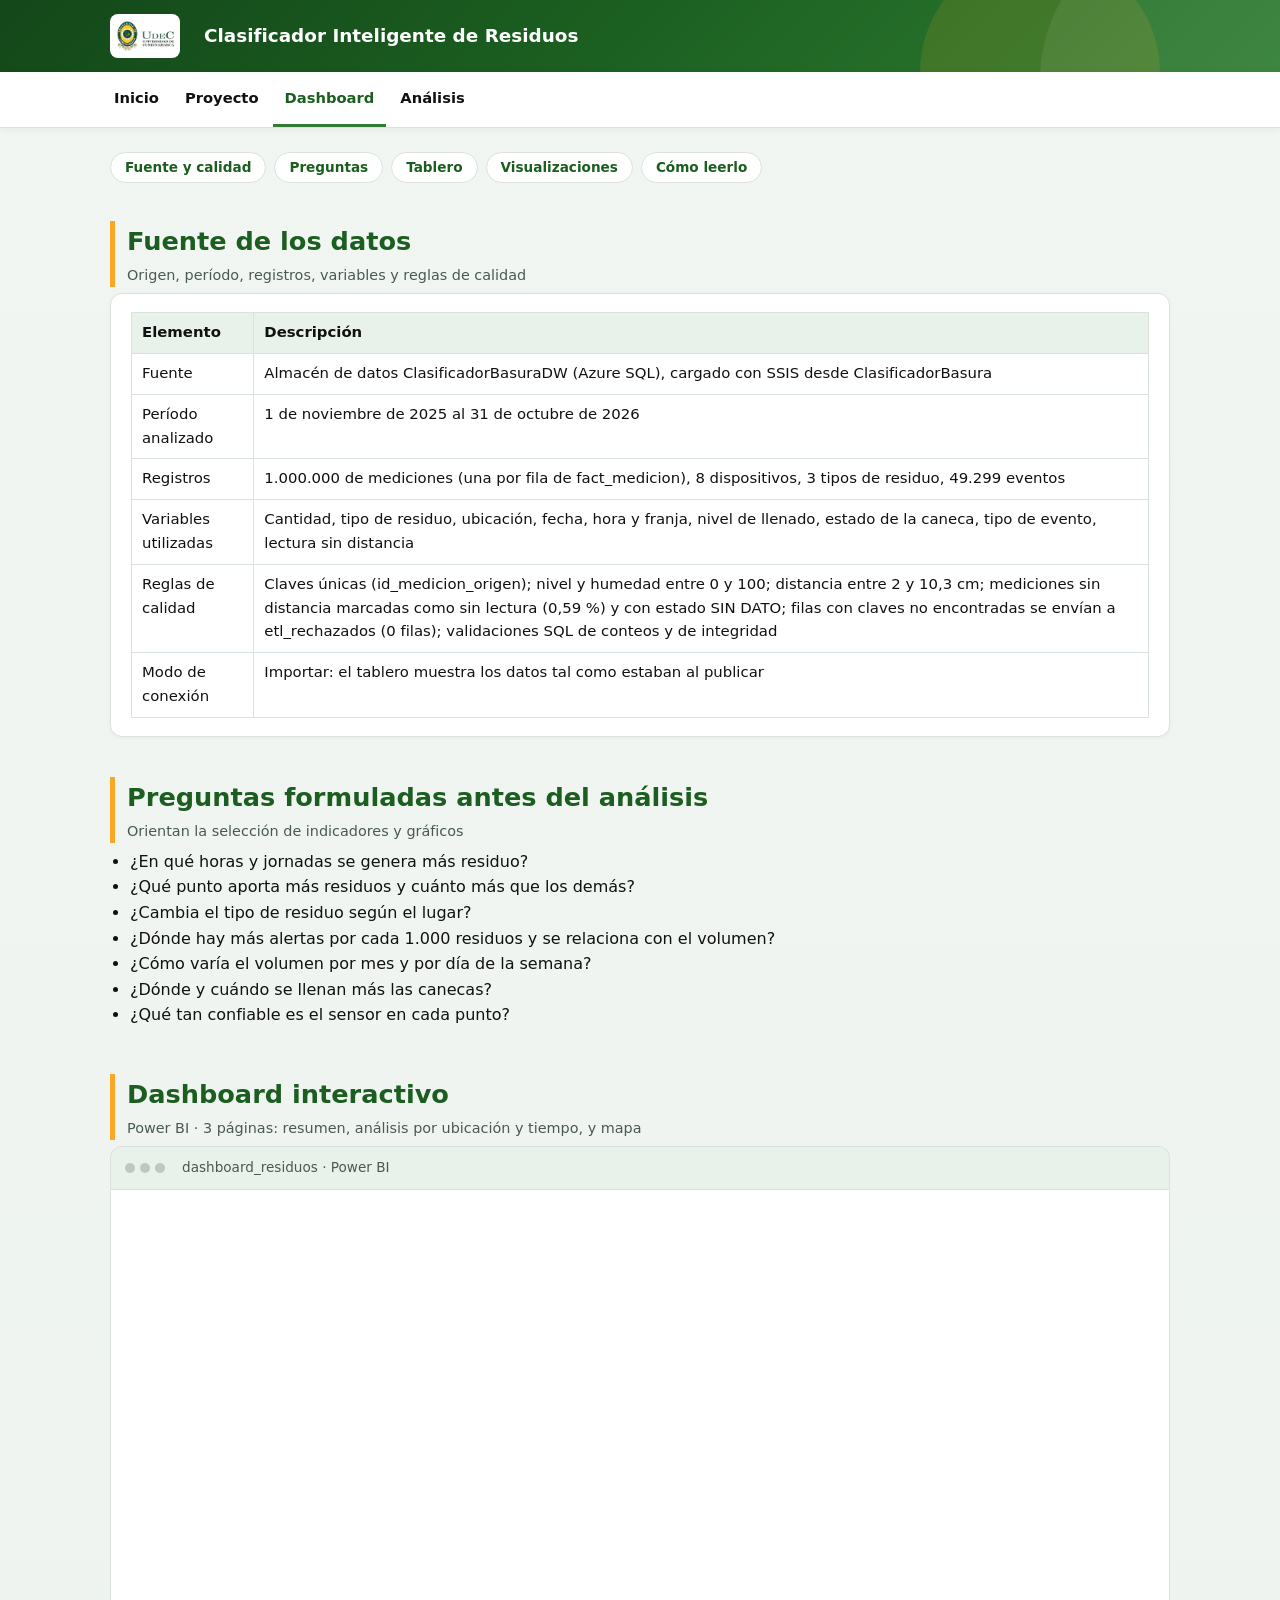
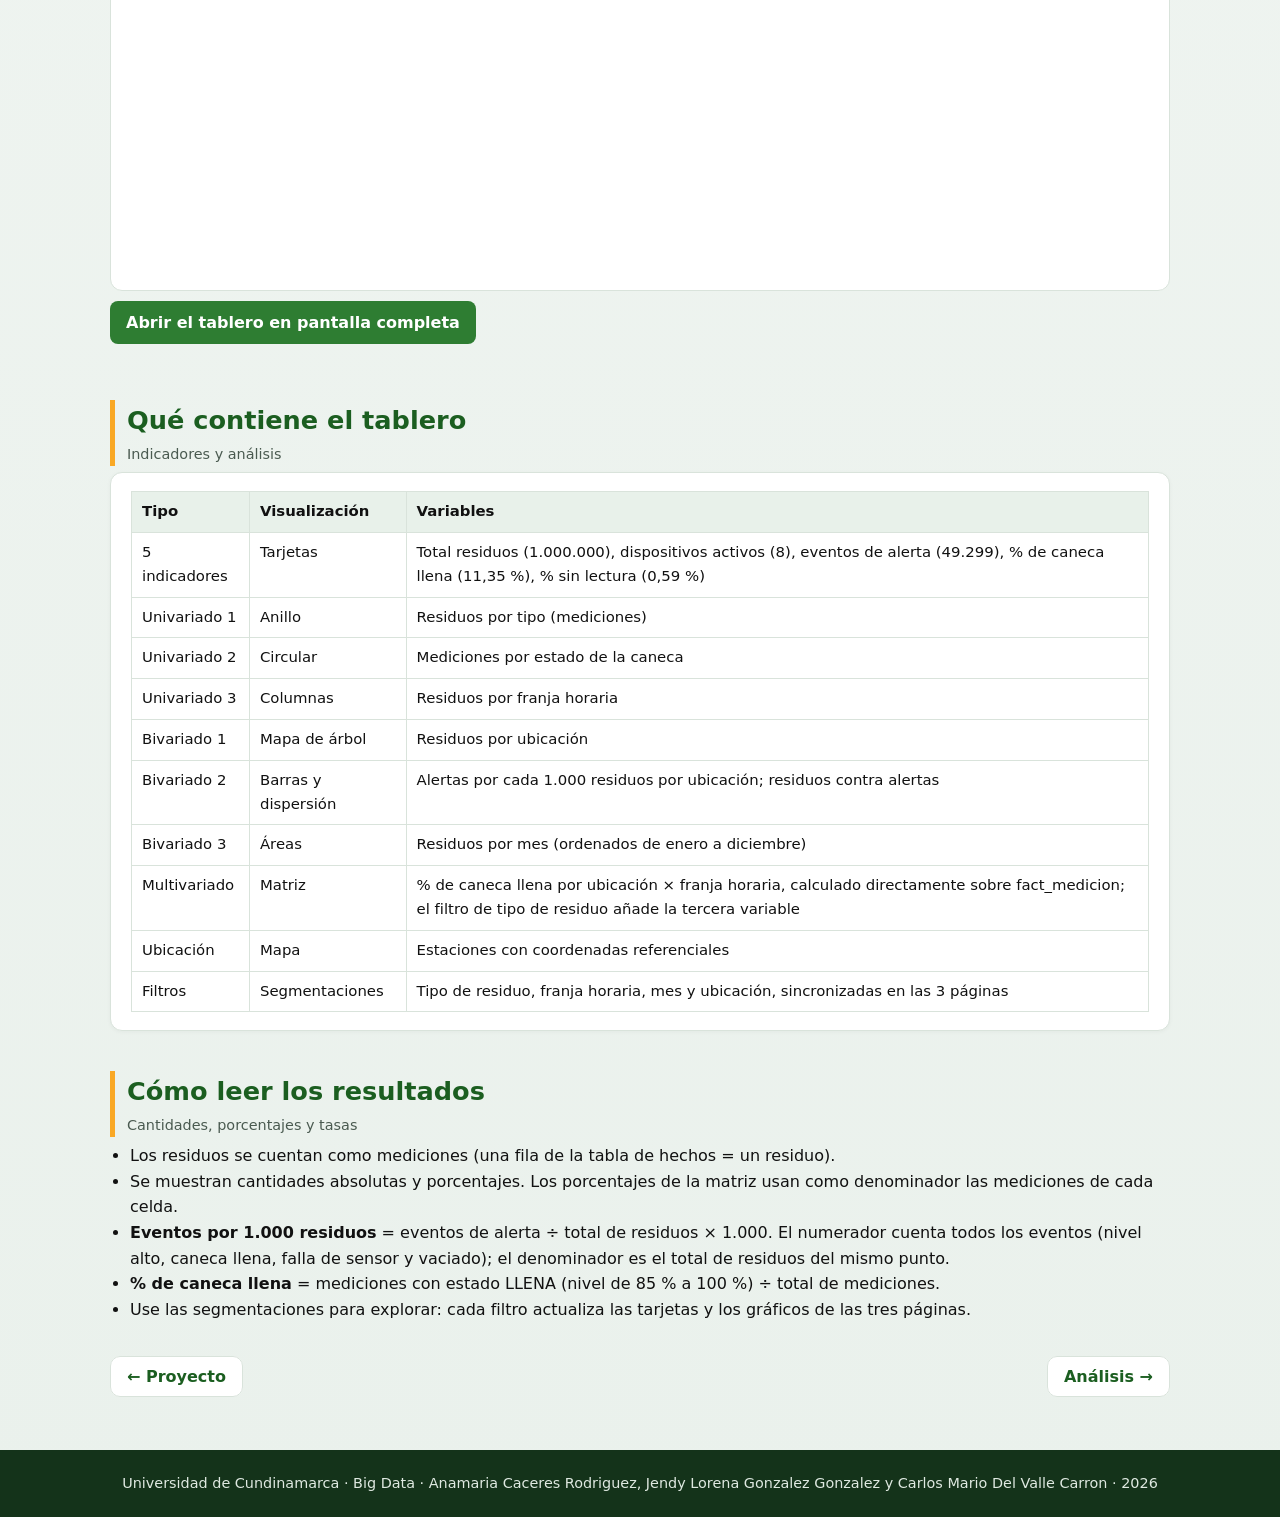
<file: dashboard.html>
<!doctype html>
<html lang="es">
<head>
<meta charset="utf-8">
<meta name="viewport" content="width=device-width, initial-scale=1">
<title>Dashboard | Clasificador Inteligente de Residuos</title>
<link rel="stylesheet" href="style.css">
</head>
<body>
<header class="top mini"><div class="hero"><img src="logo_udec.png" alt="Universidad de Cundinamarca"><div><h1>Clasificador Inteligente de Residuos</h1></div></div></header>
<nav class="menu" aria-label="Menú principal"><ul><li><a href="index.html">Inicio</a></li><li><a href="proyecto.html">Proyecto</a></li><li><a href="dashboard.html" class="act">Dashboard</a></li><li><a href="analisis.html">Análisis</a></li></ul></nav>
<main>
<div class="toc"><a href="#fuente">Fuente y calidad</a><a href="#preguntas">Preguntas</a><a href="#tablero">Tablero</a><a href="#mapa">Visualizaciones</a><a href="#lectura">Cómo leerlo</a></div><section id="fuente"><h2>Fuente de los datos<small>Origen, período, registros, variables y reglas de calidad</small></h2><div class="card tablewrap"><table><tr><th>Elemento</th><th>Descripción</th></tr><tr><td>Fuente</td><td>Almacén de datos ClasificadorBasuraDW (Azure SQL), cargado con SSIS desde ClasificadorBasura</td></tr><tr><td>Período analizado</td><td>1 de noviembre de 2025 al 31 de octubre de 2026</td></tr><tr><td>Registros</td><td>1.000.000 de mediciones (una por fila de fact_medicion), 8 dispositivos, 3 tipos de residuo, 49.299 eventos</td></tr><tr><td>Variables utilizadas</td><td>Cantidad, tipo de residuo, ubicación, fecha, hora y franja, nivel de llenado, estado de la caneca, tipo de evento, lectura sin distancia</td></tr><tr><td>Reglas de calidad</td><td>Claves únicas (id_medicion_origen); nivel y humedad entre 0 y 100; distancia entre 2 y 10,3 cm; mediciones sin distancia marcadas como sin lectura (0,59 %) y con estado SIN DATO; filas con claves no encontradas se envían a etl_rechazados (0 filas); validaciones SQL de conteos y de integridad</td></tr><tr><td>Modo de conexión</td><td>Importar: el tablero muestra los datos tal como estaban al publicar</td></tr></table></div></section><section id="preguntas"><h2>Preguntas formuladas antes del análisis<small>Orientan la selección de indicadores y gráficos</small></h2><ul><li>¿En qué horas y jornadas se genera más residuo?</li><li>¿Qué punto aporta más residuos y cuánto más que los demás?</li><li>¿Cambia el tipo de residuo según el lugar?</li><li>¿Dónde hay más alertas por cada 1.000 residuos y se relaciona con el volumen?</li><li>¿Cómo varía el volumen por mes y por día de la semana?</li><li>¿Dónde y cuándo se llenan más las canecas?</li><li>¿Qué tan confiable es el sensor en cada punto?</li></ul></section><section id="tablero"><h2>Dashboard interactivo<small>Power BI · 3 páginas: resumen, análisis por ubicación y tiempo, y mapa</small></h2><div class="visorbar"><span><i></i><i></i><i></i></span><em>dashboard_residuos · Power BI</em></div><div class="visor"><iframe title="dashboard_residuos" src="https://app.powerbi.com/view?r=eyJrIjoiZDJkZGE4YzYtN2IxNi00ZmIyLTllZWMtNzg3MjljYTFmYTkxIiwidCI6IjA3ZGE2N2EwLTFmNDMtNGU4Yy05NzdmLTVmODhiNjQ3MGVlNiIsImMiOjR9" allowfullscreen="true" loading="lazy"></iframe></div><p style="margin-top:10px"><a class="btn" href="https://app.powerbi.com/view?r=eyJrIjoiZDJkZGE4YzYtN2IxNi00ZmIyLTllZWMtNzg3MjljYTFmYTkxIiwidCI6IjA3ZGE2N2EwLTFmNDMtNGU4Yy05NzdmLTVmODhiNjQ3MGVlNiIsImMiOjR9" target="_blank" rel="noopener">Abrir el tablero en pantalla completa</a></p></section><section id="mapa"><h2>Qué contiene el tablero<small>Indicadores y análisis</small></h2><div class="card tablewrap"><table><tr><th>Tipo</th><th>Visualización</th><th>Variables</th></tr><tr><td>5 indicadores</td><td>Tarjetas</td><td>Total residuos (1.000.000), dispositivos activos (8), eventos de alerta (49.299), % de caneca llena (11,35 %), % sin lectura (0,59 %)</td></tr><tr><td>Univariado 1</td><td>Anillo</td><td>Residuos por tipo (mediciones)</td></tr><tr><td>Univariado 2</td><td>Circular</td><td>Mediciones por estado de la caneca</td></tr><tr><td>Univariado 3</td><td>Columnas</td><td>Residuos por franja horaria</td></tr><tr><td>Bivariado 1</td><td>Mapa de árbol</td><td>Residuos por ubicación</td></tr><tr><td>Bivariado 2</td><td>Barras y dispersión</td><td>Alertas por cada 1.000 residuos por ubicación; residuos contra alertas</td></tr><tr><td>Bivariado 3</td><td>Áreas</td><td>Residuos por mes (ordenados de enero a diciembre)</td></tr><tr><td>Multivariado</td><td>Matriz</td><td>% de caneca llena por ubicación × franja horaria, calculado directamente sobre fact_medicion; el filtro de tipo de residuo añade la tercera variable</td></tr><tr><td>Ubicación</td><td>Mapa</td><td>Estaciones con coordenadas referenciales</td></tr><tr><td>Filtros</td><td>Segmentaciones</td><td>Tipo de residuo, franja horaria, mes y ubicación, sincronizadas en las 3 páginas</td></tr></table></div></section><section id="lectura"><h2>Cómo leer los resultados<small>Cantidades, porcentajes y tasas</small></h2><ul><li>Los residuos se cuentan como mediciones (una fila de la tabla de hechos = un residuo).</li><li>Se muestran cantidades absolutas y porcentajes. Los porcentajes de la matriz usan como denominador las mediciones de cada celda.</li><li><b>Eventos por 1.000 residuos</b> = eventos de alerta ÷ total de residuos × 1.000. El numerador cuenta todos los eventos (nivel alto, caneca llena, falla de sensor y vaciado); el denominador es el total de residuos del mismo punto.</li><li><b>% de caneca llena</b> = mediciones con estado LLENA (nivel de 85 % a 100 %) ÷ total de mediciones.</li><li>Use las segmentaciones para explorar: cada filtro actualiza las tarjetas y los gráficos de las tres páginas.</li></ul></section>
<div class="pager"><span><a href="proyecto.html">← Proyecto</a></span><span><a href="analisis.html">Análisis →</a></span></div>
</main>
<footer>Universidad de Cundinamarca · Big Data · Anamaria Caceres Rodriguez, Jendy Lorena Gonzalez Gonzalez y Carlos Mario Del Valle Carron · 2026</footer>
</body>
</html>
</file>
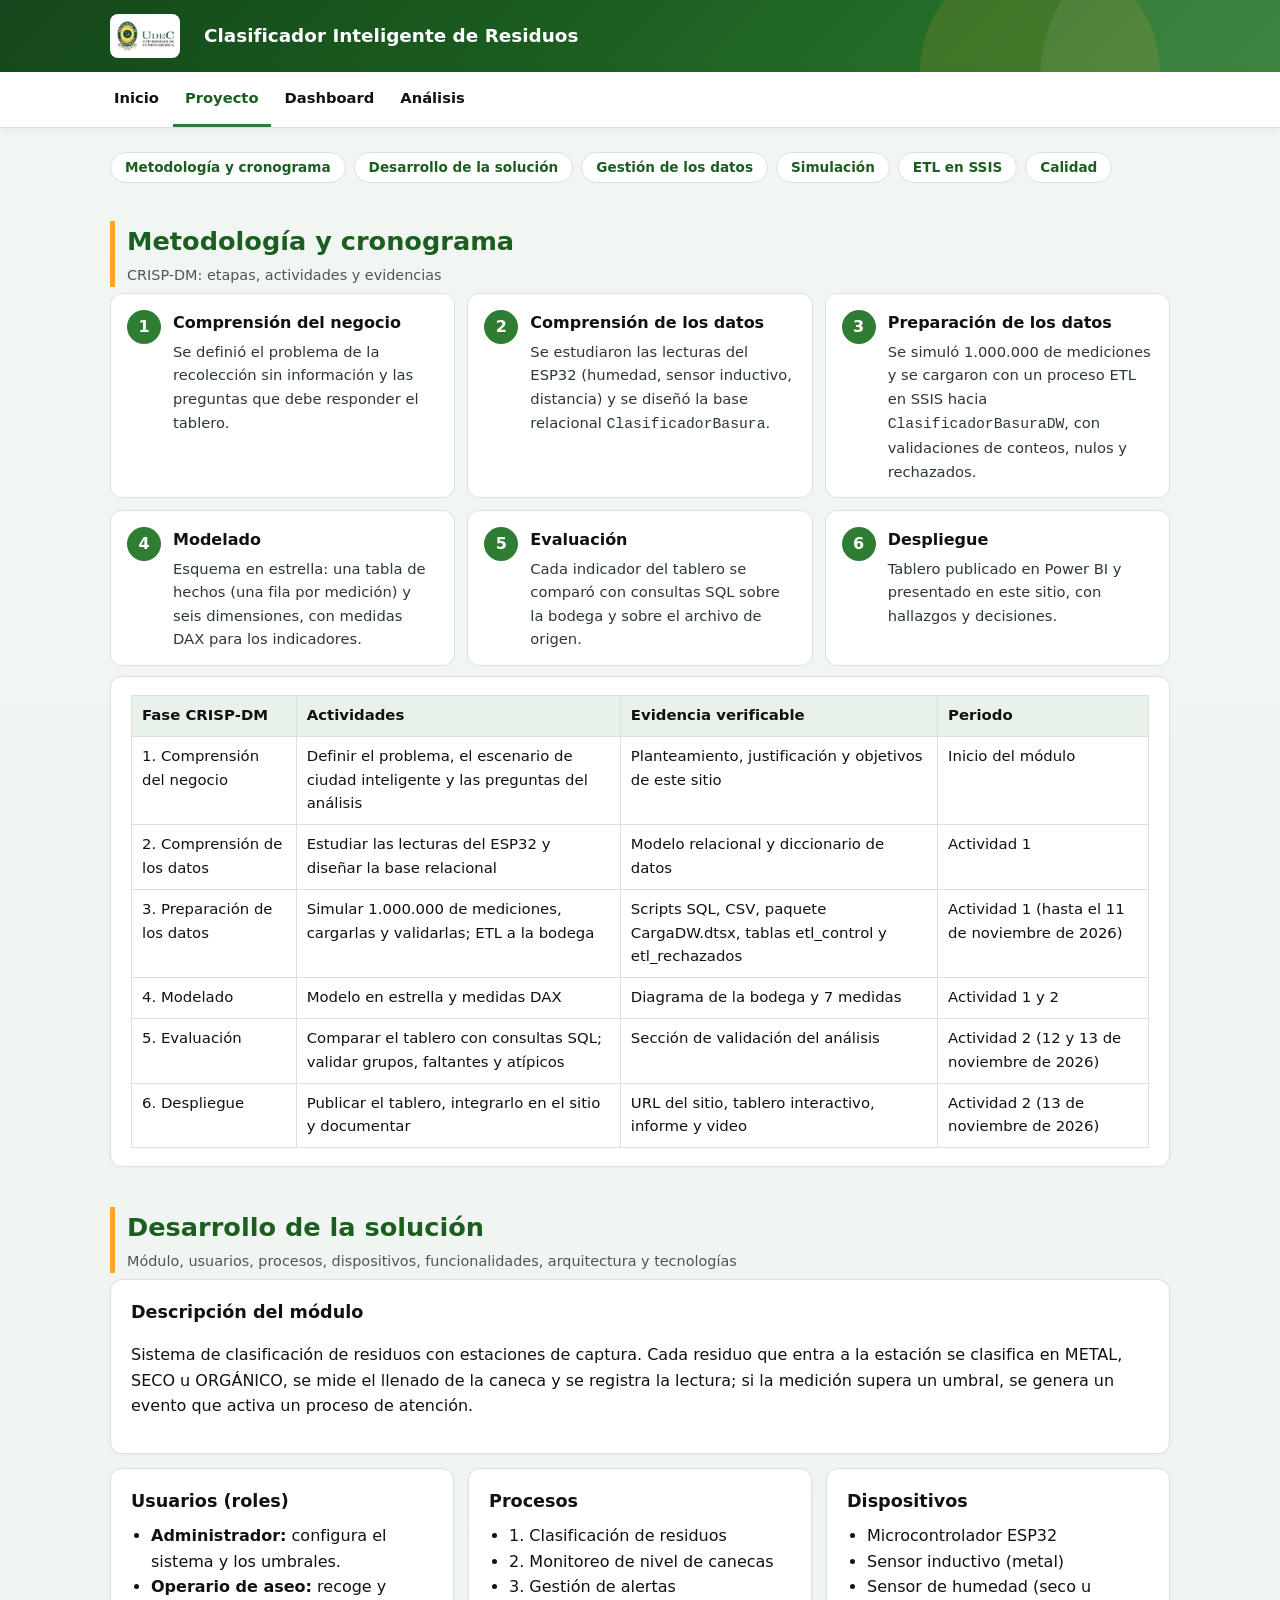
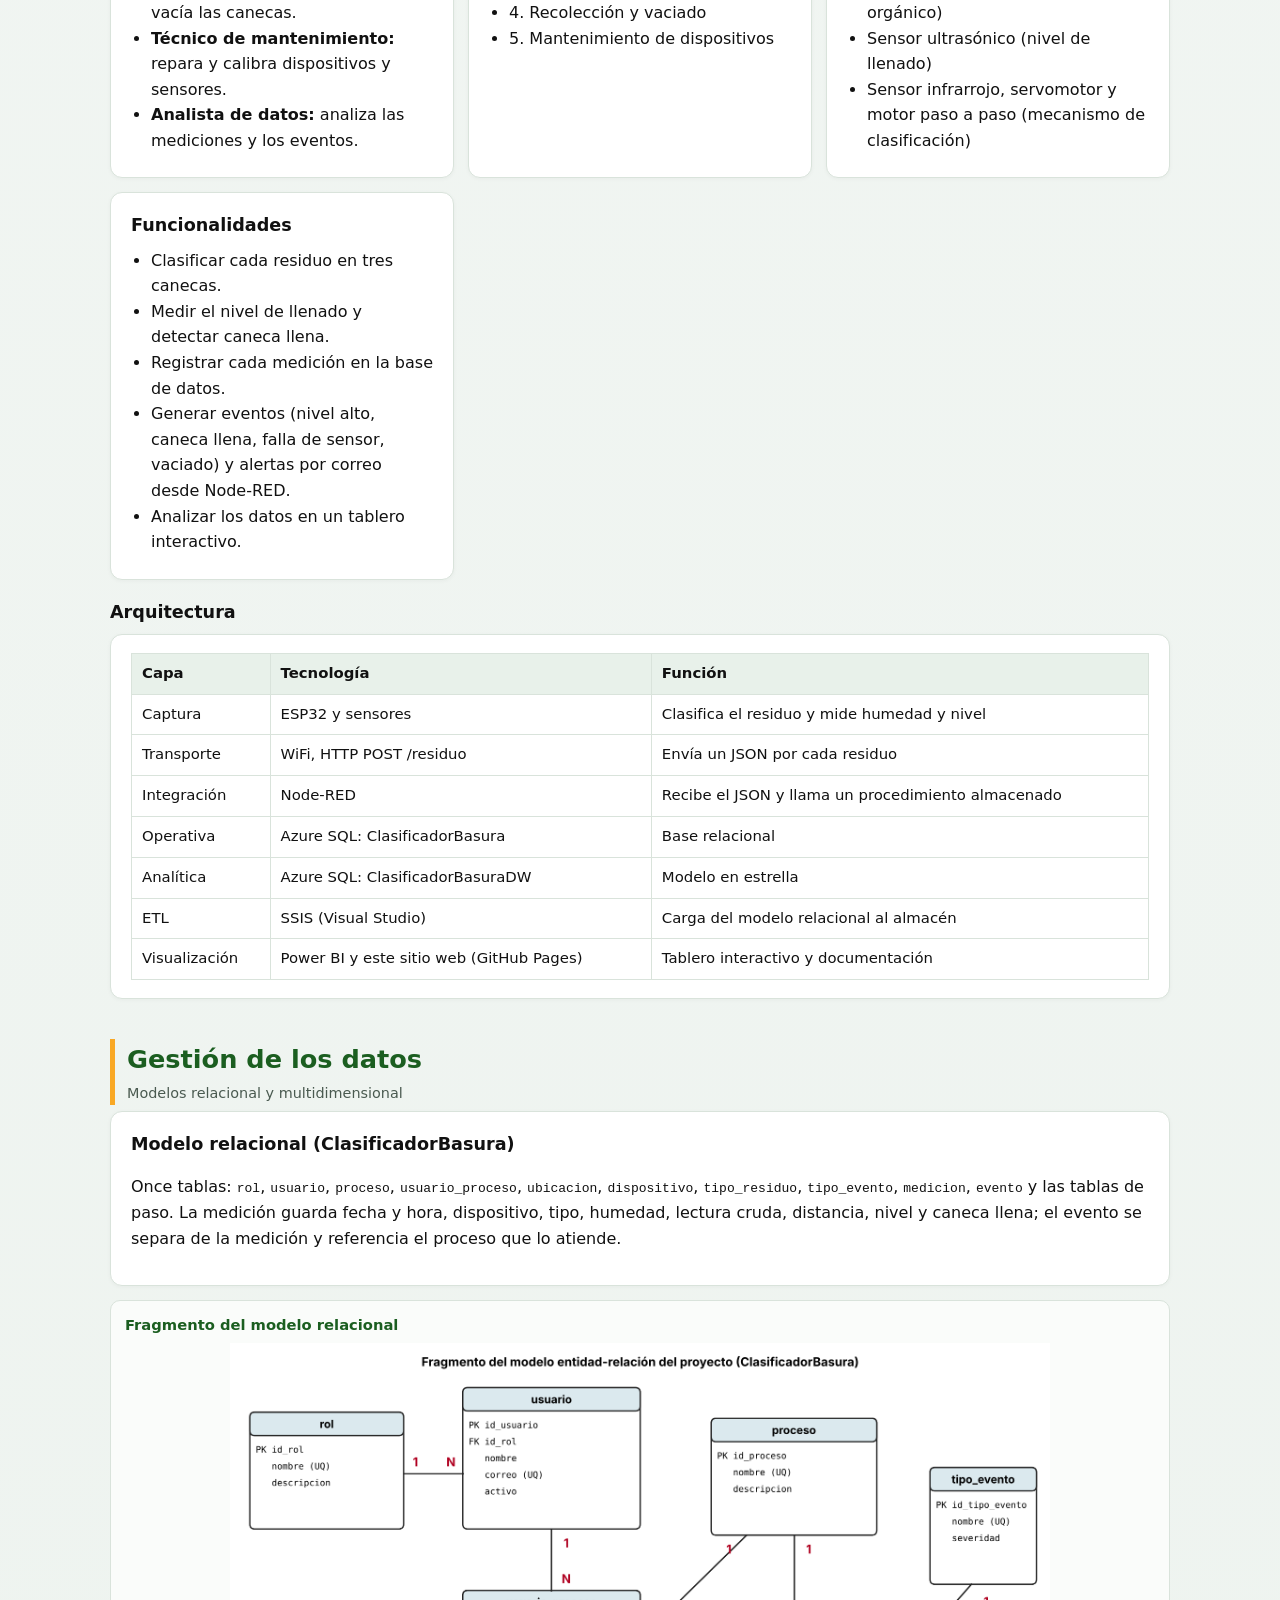
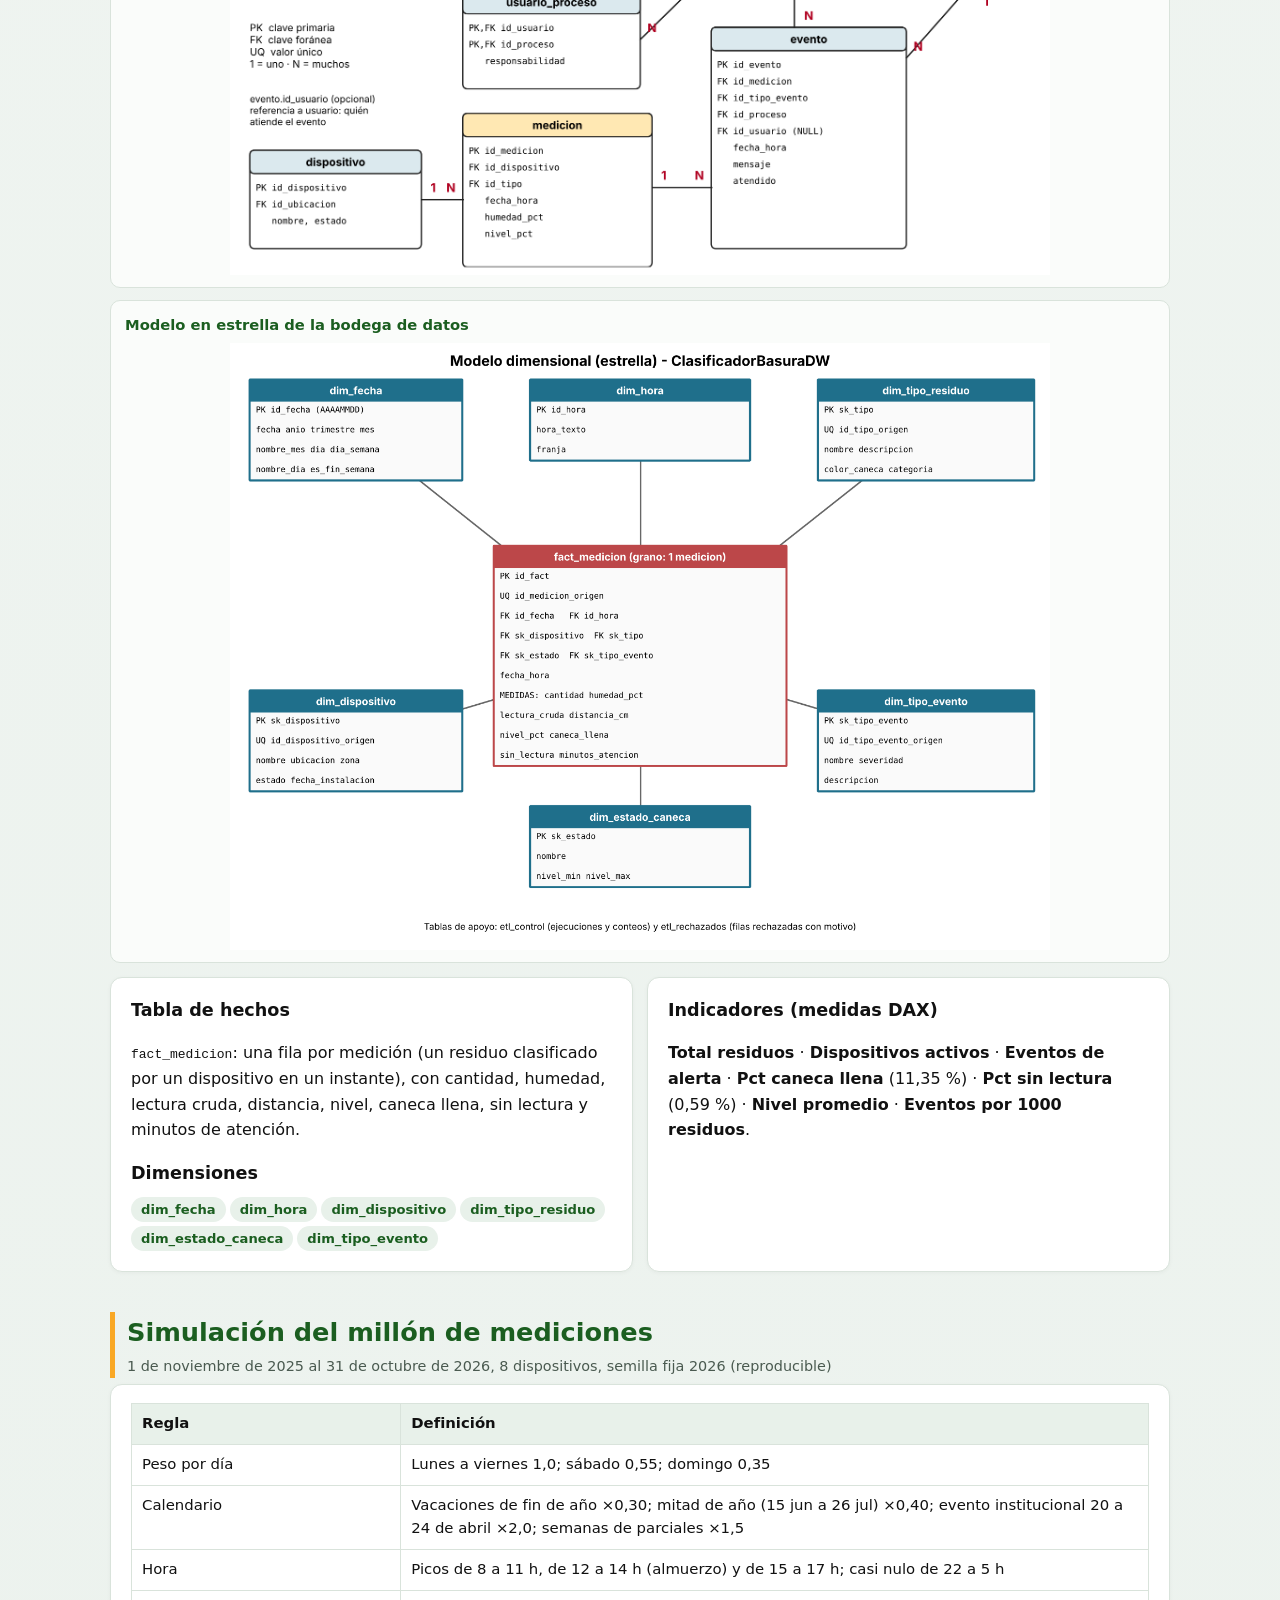
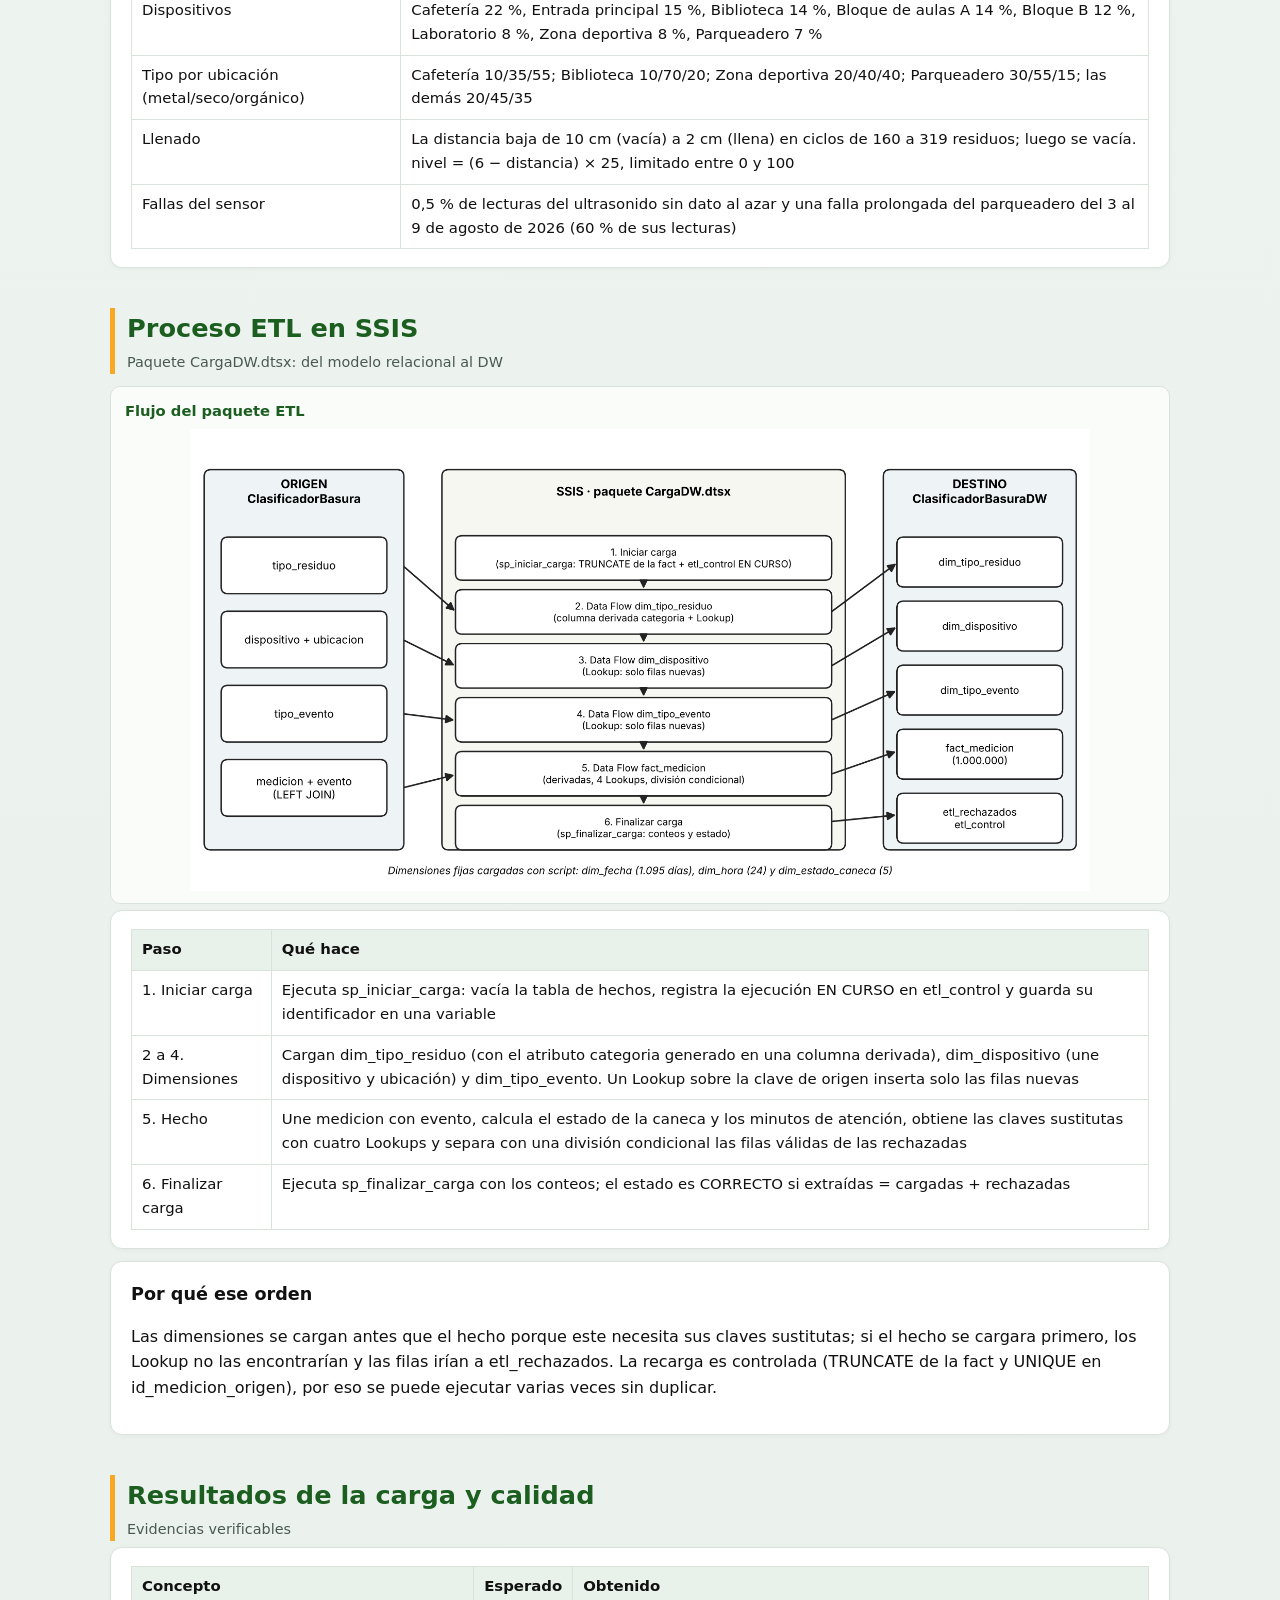
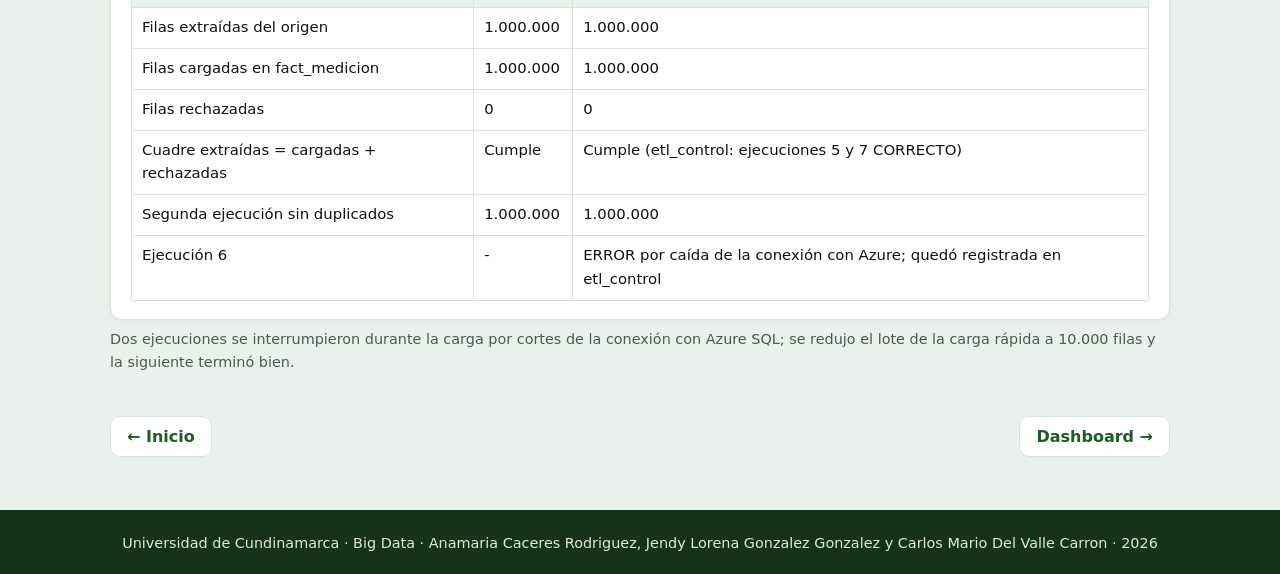
<file: proyecto.html>
<!doctype html>
<html lang="es">
<head>
<meta charset="utf-8">
<meta name="viewport" content="width=device-width, initial-scale=1">
<title>Proyecto | Clasificador Inteligente de Residuos</title>
<link rel="stylesheet" href="style.css">
</head>
<body>
<header class="top mini"><div class="hero"><img src="logo_udec.png" alt="Universidad de Cundinamarca"><div><h1>Clasificador Inteligente de Residuos</h1></div></div></header>
<nav class="menu" aria-label="Menú principal"><ul><li><a href="index.html">Inicio</a></li><li><a href="proyecto.html" class="act">Proyecto</a></li><li><a href="dashboard.html">Dashboard</a></li><li><a href="analisis.html">Análisis</a></li></ul></nav>
<main>
<div class="toc"><a href="#metodologia">Metodología y cronograma</a><a href="#solucion">Desarrollo de la solución</a><a href="#datos">Gestión de los datos</a><a href="#simulacion">Simulación</a><a href="#etl">ETL en SSIS</a><a href="#calidad">Calidad</a></div><section id="metodologia"><h2>Metodología y cronograma<small>CRISP-DM: etapas, actividades y evidencias</small></h2><div class="timeline">
<div class="step"><span>1</span><h3>Comprensión del negocio</h3><p>Se definió el problema de la recolección sin información y las preguntas que debe responder el tablero.</p></div>
<div class="step"><span>2</span><h3>Comprensión de los datos</h3><p>Se estudiaron las lecturas del ESP32 (humedad, sensor inductivo, distancia) y se diseñó la base relacional <code>ClasificadorBasura</code>.</p></div>
<div class="step"><span>3</span><h3>Preparación de los datos</h3><p>Se simuló 1.000.000 de mediciones y se cargaron con un proceso ETL en SSIS hacia <code>ClasificadorBasuraDW</code>, con validaciones de conteos, nulos y rechazados.</p></div>
<div class="step"><span>4</span><h3>Modelado</h3><p>Esquema en estrella: una tabla de hechos (una fila por medición) y seis dimensiones, con medidas DAX para los indicadores.</p></div>
<div class="step"><span>5</span><h3>Evaluación</h3><p>Cada indicador del tablero se comparó con consultas SQL sobre la bodega y sobre el archivo de origen.</p></div>
<div class="step"><span>6</span><h3>Despliegue</h3><p>Tablero publicado en Power BI y presentado en este sitio, con hallazgos y decisiones.</p></div>
</div>
<div style="height:10px"></div><div class="card tablewrap"><table><tr><th>Fase CRISP-DM</th><th>Actividades</th><th>Evidencia verificable</th><th>Periodo</th></tr><tr><td>1. Comprensión del negocio</td><td>Definir el problema, el escenario de ciudad inteligente y las preguntas del análisis</td><td>Planteamiento, justificación y objetivos de este sitio</td><td>Inicio del módulo</td></tr><tr><td>2. Comprensión de los datos</td><td>Estudiar las lecturas del ESP32 y diseñar la base relacional</td><td>Modelo relacional y diccionario de datos</td><td>Actividad 1</td></tr><tr><td>3. Preparación de los datos</td><td>Simular 1.000.000 de mediciones, cargarlas y validarlas; ETL a la bodega</td><td>Scripts SQL, CSV, paquete CargaDW.dtsx, tablas etl_control y etl_rechazados</td><td>Actividad 1 (hasta el 11 de noviembre de 2026)</td></tr><tr><td>4. Modelado</td><td>Modelo en estrella y medidas DAX</td><td>Diagrama de la bodega y 7 medidas</td><td>Actividad 1 y 2</td></tr><tr><td>5. Evaluación</td><td>Comparar el tablero con consultas SQL; validar grupos, faltantes y atípicos</td><td>Sección de validación del análisis</td><td>Actividad 2 (12 y 13 de noviembre de 2026)</td></tr><tr><td>6. Despliegue</td><td>Publicar el tablero, integrarlo en el sitio y documentar</td><td>URL del sitio, tablero interactivo, informe y video</td><td>Actividad 2 (13 de noviembre de 2026)</td></tr></table></div></section><section id="solucion"><h2>Desarrollo de la solución<small>Módulo, usuarios, procesos, dispositivos, funcionalidades, arquitectura y tecnologías</small></h2>
<div class="card"><h3>Descripción del módulo</h3><p>Sistema de clasificación de residuos con estaciones de captura. Cada residuo que entra a la estación se clasifica en METAL, SECO u ORGÁNICO, se mide el llenado de la caneca y se registra la lectura; si la medición supera un umbral, se genera un evento que activa un proceso de atención.</p></div>
<div class="grid g2" style="margin-top:14px">
<div class="card"><h3>Usuarios (roles)</h3><ul><li><b>Administrador:</b> configura el sistema y los umbrales.</li><li><b>Operario de aseo:</b> recoge y vacía las canecas.</li><li><b>Técnico de mantenimiento:</b> repara y calibra dispositivos y sensores.</li><li><b>Analista de datos:</b> analiza las mediciones y los eventos.</li></ul></div>
<div class="card"><h3>Procesos</h3><ul><li>1. Clasificación de residuos</li><li>2. Monitoreo de nivel de canecas</li><li>3. Gestión de alertas</li><li>4. Recolección y vaciado</li><li>5. Mantenimiento de dispositivos</li></ul></div>
<div class="card"><h3>Dispositivos</h3><ul><li>Microcontrolador ESP32</li><li>Sensor inductivo (metal)</li><li>Sensor de humedad (seco u orgánico)</li><li>Sensor ultrasónico (nivel de llenado)</li><li>Sensor infrarrojo, servomotor y motor paso a paso (mecanismo de clasificación)</li></ul></div>
<div class="card"><h3>Funcionalidades</h3><ul><li>Clasificar cada residuo en tres canecas.</li><li>Medir el nivel de llenado y detectar caneca llena.</li><li>Registrar cada medición en la base de datos.</li><li>Generar eventos (nivel alto, caneca llena, falla de sensor, vaciado) y alertas por correo desde Node-RED.</li><li>Analizar los datos en un tablero interactivo.</li></ul></div>
</div>
<h3 style="margin:18px 0 8px">Arquitectura</h3><div class="card tablewrap"><table><tr><th>Capa</th><th>Tecnología</th><th>Función</th></tr><tr><td>Captura</td><td>ESP32 y sensores</td><td>Clasifica el residuo y mide humedad y nivel</td></tr><tr><td>Transporte</td><td>WiFi, HTTP POST /residuo</td><td>Envía un JSON por cada residuo</td></tr><tr><td>Integración</td><td>Node-RED</td><td>Recibe el JSON y llama un procedimiento almacenado</td></tr><tr><td>Operativa</td><td>Azure SQL: ClasificadorBasura</td><td>Base relacional</td></tr><tr><td>Analítica</td><td>Azure SQL: ClasificadorBasuraDW</td><td>Modelo en estrella</td></tr><tr><td>ETL</td><td>SSIS (Visual Studio)</td><td>Carga del modelo relacional al almacén</td></tr><tr><td>Visualización</td><td>Power BI y este sitio web (GitHub Pages)</td><td>Tablero interactivo y documentación</td></tr></table></div></section><section id="datos"><h2>Gestión de los datos<small>Modelos relacional y multidimensional</small></h2>
<div class="card"><h3>Modelo relacional (ClasificadorBasura)</h3><p>Once tablas: <code>rol</code>, <code>usuario</code>, <code>proceso</code>, <code>usuario_proceso</code>, <code>ubicacion</code>, <code>dispositivo</code>, <code>tipo_residuo</code>, <code>tipo_evento</code>, <code>medicion</code>, <code>evento</code> y las tablas de paso. La medición guarda fecha y hora, dispositivo, tipo, humedad, lectura cruda, distancia, nivel y caneca llena; el evento se separa de la medición y referencia el proceso que lo atiende.</p></div>
<figure class="chart" style="margin-top:14px"><figcaption>Fragmento del modelo relacional</figcaption><img src="mer_fragmento.png" alt="Fragmento del modelo relacional" style="width:100%;max-width:820px;display:block;margin:0 auto"></figure>
<figure class="chart" style="margin-bottom:14px"><figcaption>Modelo en estrella de la bodega de datos</figcaption><img src="modelo_estrella.png" alt="Modelo en estrella" style="width:100%;max-width:820px;display:block;margin:0 auto"></figure>
<div class="grid g2">
<div class="card"><h3>Tabla de hechos</h3><p><code>fact_medicion</code>: una fila por medición (un residuo clasificado por un dispositivo en un instante), con cantidad, humedad, lectura cruda, distancia, nivel, caneca llena, sin lectura y minutos de atención.</p><h3 style="margin-top:12px">Dimensiones</h3><span class="pill">dim_fecha</span><span class="pill">dim_hora</span><span class="pill">dim_dispositivo</span><span class="pill">dim_tipo_residuo</span><span class="pill">dim_estado_caneca</span><span class="pill">dim_tipo_evento</span></div>
<div class="card"><h3>Indicadores (medidas DAX)</h3><p><b>Total residuos</b> · <b>Dispositivos activos</b> · <b>Eventos de alerta</b> · <b>Pct caneca llena</b> (11,35 %) · <b>Pct sin lectura</b> (0,59 %) · <b>Nivel promedio</b> · <b>Eventos por 1000 residuos</b>.</p></div>
</div></section><section id="simulacion"><h2>Simulación del millón de mediciones<small>1 de noviembre de 2025 al 31 de octubre de 2026, 8 dispositivos, semilla fija 2026 (reproducible)</small></h2><div class="card tablewrap"><table><tr><th>Regla</th><th>Definición</th></tr><tr><td>Peso por día</td><td>Lunes a viernes 1,0; sábado 0,55; domingo 0,35</td></tr><tr><td>Calendario</td><td>Vacaciones de fin de año ×0,30; mitad de año (15 jun a 26 jul) ×0,40; evento institucional 20 a 24 de abril ×2,0; semanas de parciales ×1,5</td></tr><tr><td>Hora</td><td>Picos de 8 a 11 h, de 12 a 14 h (almuerzo) y de 15 a 17 h; casi nulo de 22 a 5 h</td></tr><tr><td>Dispositivos</td><td>Cafetería 22 %, Entrada principal 15 %, Biblioteca 14 %, Bloque de aulas A 14 %, Bloque B 12 %, Laboratorio 8 %, Zona deportiva 8 %, Parqueadero 7 %</td></tr><tr><td>Tipo por ubicación (metal/seco/orgánico)</td><td>Cafetería 10/35/55; Biblioteca 10/70/20; Zona deportiva 20/40/40; Parqueadero 30/55/15; las demás 20/45/35</td></tr><tr><td>Llenado</td><td>La distancia baja de 10 cm (vacía) a 2 cm (llena) en ciclos de 160 a 319 residuos; luego se vacía. nivel = (6 − distancia) × 25, limitado entre 0 y 100</td></tr><tr><td>Fallas del sensor</td><td>0,5 % de lecturas del ultrasonido sin dato al azar y una falla prolongada del parqueadero del 3 al 9 de agosto de 2026 (60 % de sus lecturas)</td></tr></table></div></section><section id="etl"><h2>Proceso ETL en SSIS<small>Paquete CargaDW.dtsx: del modelo relacional al DW</small></h2>
<figure class="chart"><figcaption>Flujo del paquete ETL</figcaption><img src="flujo_etl.png" alt="Flujo ETL de SSIS" style="width:100%;max-width:900px;display:block;margin:0 auto"></figure>
<div class="card tablewrap"><table><tr><th>Paso</th><th>Qué hace</th></tr><tr><td>1. Iniciar carga</td><td>Ejecuta sp_iniciar_carga: vacía la tabla de hechos, registra la ejecución EN CURSO en etl_control y guarda su identificador en una variable</td></tr><tr><td>2 a 4. Dimensiones</td><td>Cargan dim_tipo_residuo (con el atributo categoria generado en una columna derivada), dim_dispositivo (une dispositivo y ubicación) y dim_tipo_evento. Un Lookup sobre la clave de origen inserta solo las filas nuevas</td></tr><tr><td>5. Hecho</td><td>Une medicion con evento, calcula el estado de la caneca y los minutos de atención, obtiene las claves sustitutas con cuatro Lookups y separa con una división condicional las filas válidas de las rechazadas</td></tr><tr><td>6. Finalizar carga</td><td>Ejecuta sp_finalizar_carga con los conteos; el estado es CORRECTO si extraídas = cargadas + rechazadas</td></tr></table></div>
<div class="card" style="margin-top:12px"><h3>Por qué ese orden</h3><p>Las dimensiones se cargan antes que el hecho porque este necesita sus claves sustitutas; si el hecho se cargara primero, los Lookup no las encontrarían y las filas irían a etl_rechazados. La recarga es controlada (TRUNCATE de la fact y UNIQUE en id_medicion_origen), por eso se puede ejecutar varias veces sin duplicar.</p></div></section><section id="calidad"><h2>Resultados de la carga y calidad<small>Evidencias verificables</small></h2><div class="card tablewrap"><table><tr><th>Concepto</th><th>Esperado</th><th>Obtenido</th></tr><tr><td>Filas extraídas del origen</td><td>1.000.000</td><td>1.000.000</td></tr><tr><td>Filas cargadas en fact_medicion</td><td>1.000.000</td><td>1.000.000</td></tr><tr><td>Filas rechazadas</td><td>0</td><td>0</td></tr><tr><td>Cuadre extraídas = cargadas + rechazadas</td><td>Cumple</td><td>Cumple (etl_control: ejecuciones 5 y 7 CORRECTO)</td></tr><tr><td>Segunda ejecución sin duplicados</td><td>1.000.000</td><td>1.000.000</td></tr><tr><td>Ejecución 6</td><td>-</td><td>ERROR por caída de la conexión con Azure; quedó registrada en etl_control</td></tr></table></div><p style="color:var(--suave);font-size:.9rem;margin-top:8px">Dos ejecuciones se interrumpieron durante la carga por cortes de la conexión con Azure SQL; se redujo el lote de la carga rápida a 10.000 filas y la siguiente terminó bien.</p></section>
<div class="pager"><span><a href="index.html">← Inicio</a></span><span><a href="dashboard.html">Dashboard →</a></span></div>
</main>
<footer>Universidad de Cundinamarca · Big Data · Anamaria Caceres Rodriguez, Jendy Lorena Gonzalez Gonzalez y Carlos Mario Del Valle Carron · 2026</footer>
</body>
</html>
</file>
<file: style.css>
:root{
  --verde:#1B5E20; --verde2:#2E7D32; --azul:#1E88E5; --amar:#F9A825; --rojo:#E53935;
  --fondo:#F2F6F3; --tarjeta:#FFFFFF; --texto:#111111; --suave:#4a5a50; --linea:#D9E3DB;
}
*{box-sizing:border-box}
html{scroll-behavior:smooth;scroll-padding-top:72px}
body{margin:0;font-family:"Segoe UI",system-ui,-apple-system,Roboto,Arial,sans-serif;color:var(--texto);background:var(--fondo);line-height:1.6}
a{color:var(--verde2)}
header.top{background:var(--verde);color:#fff;padding:0}
.hero{max-width:1100px;margin:0 auto;padding:28px 20px 34px;display:flex;gap:24px;align-items:center;flex-wrap:wrap}
.hero img{height:64px;background:#fff;border-radius:8px;padding:6px}
.hero h1{margin:0;font-size:clamp(1.5rem,4vw,2.4rem);line-height:1.2}
.hero p{margin:6px 0 0;opacity:.92}
nav.menu{position:sticky;top:0;z-index:20;background:#fff;border-bottom:1px solid var(--linea);box-shadow:0 2px 8px rgba(0,0,0,.05)}
nav.menu ul{list-style:none;margin:0 auto;padding:0 12px;max-width:1100px;display:flex;gap:2px;overflow-x:auto;white-space:nowrap}
nav.menu a{display:block;padding:14px 12px;text-decoration:none;color:var(--texto);font-size:.92rem;font-weight:600;border-bottom:3px solid transparent}
nav.menu a:hover,nav.menu a.act{color:var(--verde);border-bottom-color:var(--verde2)}
main{max-width:1100px;margin:0 auto;padding:10px 20px 50px}
section{padding:34px 0 6px}
h2{font-size:1.6rem;margin:0 0 6px;color:var(--verde)}
h2 small{display:block;font-size:.9rem;font-weight:500;color:var(--suave);margin-top:2px}
h3{margin:0 0 8px;font-size:1.1rem}
.card{background:var(--tarjeta);border:1px solid var(--linea);border-radius:12px;padding:18px 20px;box-shadow:0 1px 4px rgba(0,0,0,.04)}
.grid{display:grid;gap:14px}
.g2{grid-template-columns:repeat(auto-fit,minmax(300px,1fr))}
.g3{grid-template-columns:repeat(auto-fit,minmax(230px,1fr))}
.kpi{border-left:6px solid var(--verde2)}
.kpi b{display:block;font-size:1.8rem;line-height:1.1}
.kpi span{color:var(--suave);font-size:.9rem}
table{width:100%;border-collapse:collapse;font-size:.93rem;background:#fff}
th,td{border:1px solid var(--linea);padding:8px 10px;text-align:left;vertical-align:top}
th{background:#E8F1EA}
.tablewrap{overflow-x:auto}
.visor{position:relative;width:100%;aspect-ratio:16/9;min-height:360px;background:#fff;border:1px solid var(--linea);border-radius:12px;overflow:hidden}
.visor iframe{position:absolute;inset:0;width:100%;height:100%;border:0}
.hallazgo{border-top:5px solid var(--azul)}
.hallazgo:nth-child(2){border-top-color:var(--verde2)}
.hallazgo:nth-child(3){border-top-color:var(--amar)}
.hallazgo:nth-child(4){border-top-color:var(--rojo)}
.hallazgo:nth-child(5){border-top-color:#6D4C41}
.num{display:inline-block;background:var(--verde);color:#fff;border-radius:50%;width:30px;height:30px;text-align:center;line-height:30px;font-weight:700;margin-right:8px}
dl{margin:10px 0 0;display:grid;grid-template-columns:130px 1fr;gap:6px 12px;font-size:.93rem}
dt{font-weight:700;color:var(--verde)}
dd{margin:0}
.pill{display:inline-block;background:#E8F1EA;color:var(--verde);border-radius:99px;padding:2px 10px;font-size:.82rem;font-weight:600;margin:2px 4px 2px 0}
.decision{border-left:6px solid var(--verde2)}
.fill{background:#FFF59D;padding:0 4px;border-radius:3px}
.btn{display:inline-block;background:var(--verde2);color:#fff;text-decoration:none;padding:9px 16px;border-radius:8px;font-weight:600}
footer{background:#14331a;color:#dfe9e1;text-align:center;padding:22px 16px;font-size:.9rem}
@media(max-width:640px){dl{grid-template-columns:1fr}dt{margin-top:6px}.visor{aspect-ratio:4/5}}

header.top.mini .hero{padding:14px 20px}
header.top.mini .hero img{height:44px}
header.top.mini .hero h1{font-size:1.15rem}
header.top.mini .hero p{display:none}
.visor{aspect-ratio:auto;height:78vh;min-height:520px}
.pager{display:flex;justify-content:space-between;gap:10px;margin:30px 0 10px;flex-wrap:wrap}
.pager a{background:#fff;border:1px solid var(--linea);border-radius:10px;padding:10px 16px;text-decoration:none;font-weight:600;color:var(--verde)}
.pager a:hover{background:#E8F1EA}
@media(max-width:640px){.visor{height:70vh;min-height:420px}}

header.top{background:linear-gradient(135deg,#14471a 0%,#1B5E20 45%,#2E7D32 100%);position:relative;overflow:hidden}
header.top::after{content:"";position:absolute;right:-80px;top:-80px;width:320px;height:320px;border-radius:50%;background:rgba(255,255,255,.07)}
header.top::before{content:"";position:absolute;right:120px;bottom:-120px;width:240px;height:240px;border-radius:50%;background:rgba(249,168,37,.12)}
.hero{position:relative;z-index:1}
.badges{display:flex;flex-wrap:wrap;gap:8px;margin-top:12px}
.badges span{background:rgba(255,255,255,.16);border:1px solid rgba(255,255,255,.28);padding:3px 12px;border-radius:99px;font-size:.82rem}
body{background:linear-gradient(#F2F6F3,#EAF1EC)}
.card{transition:box-shadow .2s,transform .2s}
.card:hover{box-shadow:0 6px 18px rgba(20,71,26,.10)}
h2{display:flex;flex-direction:column;border-left:5px solid var(--amar);padding-left:12px}
.chart{margin:12px 0 6px;padding:12px 14px;background:#FAFCFA;border:1px solid var(--linea);border-radius:10px}
.chart figcaption{font-weight:700;font-size:.92rem;margin-bottom:6px;color:var(--verde)}
.chart .src{margin:4px 0 0;font-size:.78rem;color:var(--suave)}
.strip{display:grid;grid-template-columns:repeat(auto-fit,minmax(170px,1fr));gap:10px;margin:14px 0 18px}
.strip a{display:block;text-decoration:none;color:var(--texto);background:#fff;border:1px solid var(--linea);border-top:4px solid var(--verde2);border-radius:10px;padding:10px 12px;transition:transform .15s,box-shadow .15s}
.strip a:nth-child(2){border-top-color:var(--azul)}.strip a:nth-child(3){border-top-color:var(--amar)}.strip a:nth-child(4){border-top-color:var(--rojo)}.strip a:nth-child(5){border-top-color:#6D4C41}
.strip a:hover{transform:translateY(-2px);box-shadow:0 6px 14px rgba(0,0,0,.08)}
.strip b{display:block;font-size:1.5rem;line-height:1.15}
.strip span{font-size:.82rem;color:var(--suave)}
.timeline{display:grid;gap:12px;grid-template-columns:repeat(auto-fit,minmax(280px,1fr))}
.step{position:relative;background:#fff;border:1px solid var(--linea);border-radius:12px;padding:16px 18px 14px 62px}
.step span{position:absolute;left:16px;top:16px;width:34px;height:34px;border-radius:50%;background:var(--verde2);color:#fff;font-weight:700;text-align:center;line-height:34px}
.step h3{margin:0 0 4px;font-size:1rem}
.step p{margin:0;font-size:.92rem;color:#2b3a30}
.visorbar{display:flex;align-items:center;gap:12px;background:#E8F1EA;border:1px solid var(--linea);border-bottom:0;border-radius:12px 12px 0 0;padding:8px 14px;margin-top:4px}
.visorbar i{display:inline-block;width:10px;height:10px;border-radius:50%;background:#bcc9bf;margin-right:5px}
.visorbar em{font-style:normal;font-size:.85rem;color:var(--suave)}
.visorbar + .visor{border-radius:0 0 12px 12px}
.num{scroll-margin-top:90px}

.toc{display:flex;flex-wrap:wrap;gap:8px;margin:14px 0 4px}
.toc a{background:#fff;border:1px solid var(--linea);border-radius:99px;padding:4px 14px;font-size:.85rem;font-weight:600;text-decoration:none;color:var(--verde)}
.toc a:hover{background:#E8F1EA}
.refs{margin:0;padding-left:18px}.refs li{margin:6px 0}
ul{padding-left:20px;margin:6px 0}
.decision dl{grid-template-columns:150px 1fr}
section{scroll-margin-top:70px}
</file>
